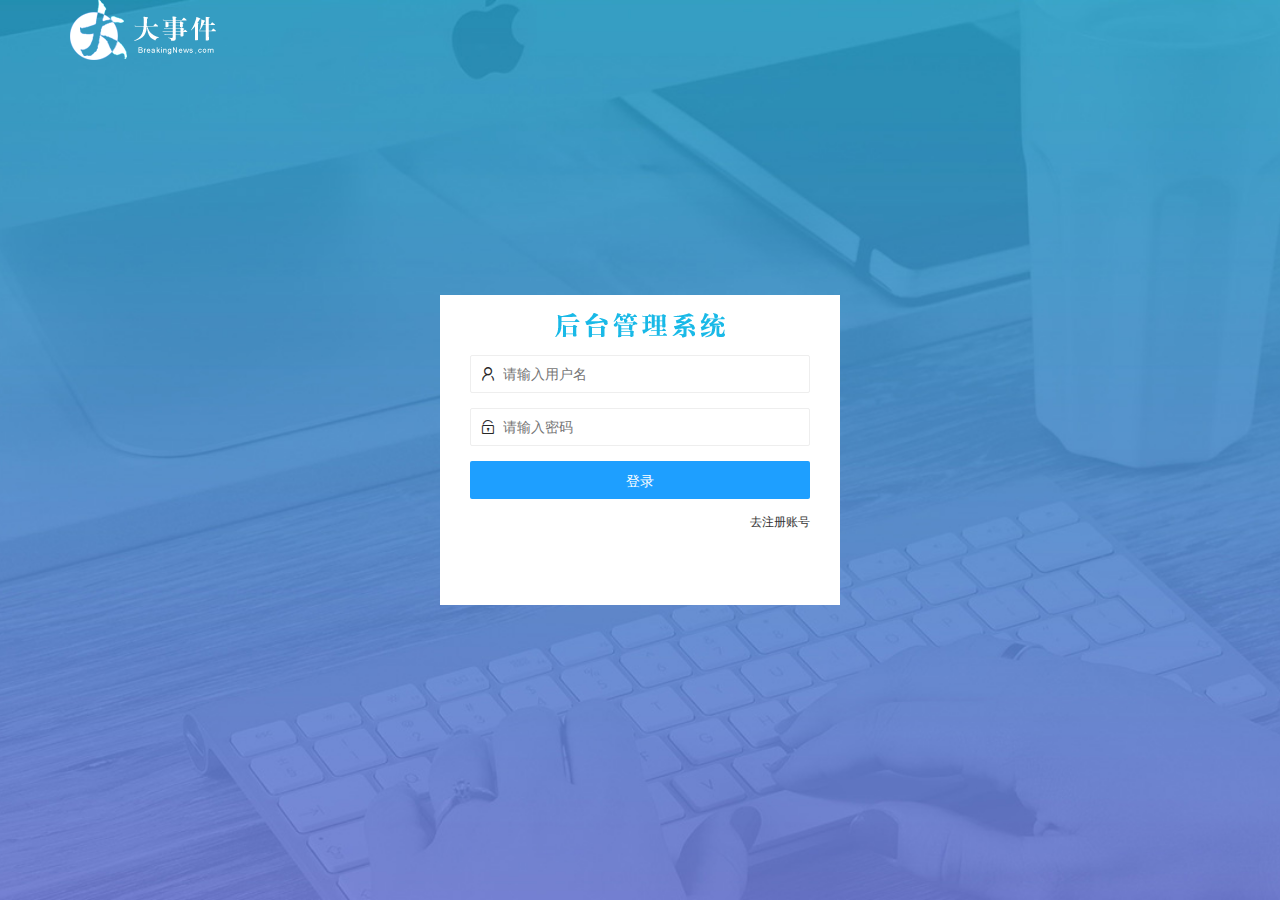
<file: login.html>
<!DOCTYPE html>
<html lang="en">

<head>
    <meta charset="UTF-8">
    <meta http-equiv="X-UA-Compatible" content="IE=edge">
    <meta name="viewport" content="width=device-width, initial-scale=1.0">
    <title>大事件-登录/注册</title>
    <link rel="stylesheet" href="./assets/lib/layui/css/layui.css">
    <link rel="stylesheet" href="./assets/css/login.css">

</head>

<body>
    <!-- 头部logo区域 -->
    <div class="layui-main">
        <img src="./assets/images/logo.png" alt="">
    </div>

    <!-- 登录注册区域 -->
    <div class="loginAndRegBox">
        <div class="title-box"></div>
        <!-- 登录 -->
        <div class="login-box">
            <!-- 登录的表单 -->
            <form class="layui-form" action="" id="form_login">
                <!-- 用户名 -->
                <div class="layui-form-item">
                    <i class="layui-icon layui-icon-username"></i> 
                    <input type="text" name="username" required lay-verify="required" placeholder="请输入用户名"
                        autocomplete="off" class="layui-input">
                </div>
                <!-- 密码 -->
                <div class="layui-form-item">
                    <i class="layui-icon layui-icon-password"></i> 
                    <input type="password" name="password" required lay-verify="required|pwd" placeholder="请输入密码"
                        autocomplete="off" class="layui-input">
                </div>
                <!-- 登录按钮 -->
                <div class="layui-form-item">
                    <!-- 表单提交按钮和普通按钮区别在于lay-submit属性 -->
                    <button class="layui-btn layui-btn-fluid layui-btn-normal" lay-submit>登录</button>
                </div>
                <div class="layui-form-item links">
                    <a href="javascript:;" id="link_reg">去注册账号</a>
                </div>
            </form>

        </div>
        <!-- 注册 -->
        <div class="reg-box">
            <!-- 注册的表单 -->
            <form class="layui-form" action="" id="form_reg">
                <!-- 用户名 -->
                <div class="layui-form-item">
                    <i class="layui-icon layui-icon-username"></i> 
                    <input type="text" name="username" required lay-verify="required" placeholder="请输入用户名"
                        autocomplete="off" class="layui-input">
                </div>
                <!-- 密码 -->
                <div class="layui-form-item">
                    <i class="layui-icon layui-icon-password"></i> 
                    <input type="password" name="password" required lay-verify="required|pwd" placeholder="请输入密码"
                        autocomplete="off" class="layui-input">
                </div>
                <!-- 确认密码 -->
                <div class="layui-form-item">
                    <i class="layui-icon layui-icon-password"></i> 
                    <input type="password" name="password" required lay-verify="required|pwd|repwd" placeholder="再次确认密码"
                        autocomplete="off" class="layui-input">
                </div>
                <!-- 登录按钮 -->
                <div class="layui-form-item">
                    <!-- 表单提交按钮和普通按钮区别在于lay-submit属性 -->
                    <button class="layui-btn layui-btn-fluid layui-btn-normal" lay-submit>注册</button>
                </div>
                <div class="layui-form-item links">
                    <a href="javascript:;" id="link_login">去登录</a>
                </div>
            </form>
        </div>
    </div>
    <!-- 导入layui的js文件 -->
    <script src="./assets/lib/layui/layui.js"></script>
    <!-- 导入jQuery -->
    <script src="./assets/lib/jquery.js"></script>
    <!-- 导入自己的js脚本 -->
    <!-- 自己封装的baseAPI js -->
    <script src="./assets/js/baseAPI.js"></script>
    <script src="./assets/js/login.js"></script>
</body>

</html>
</file>
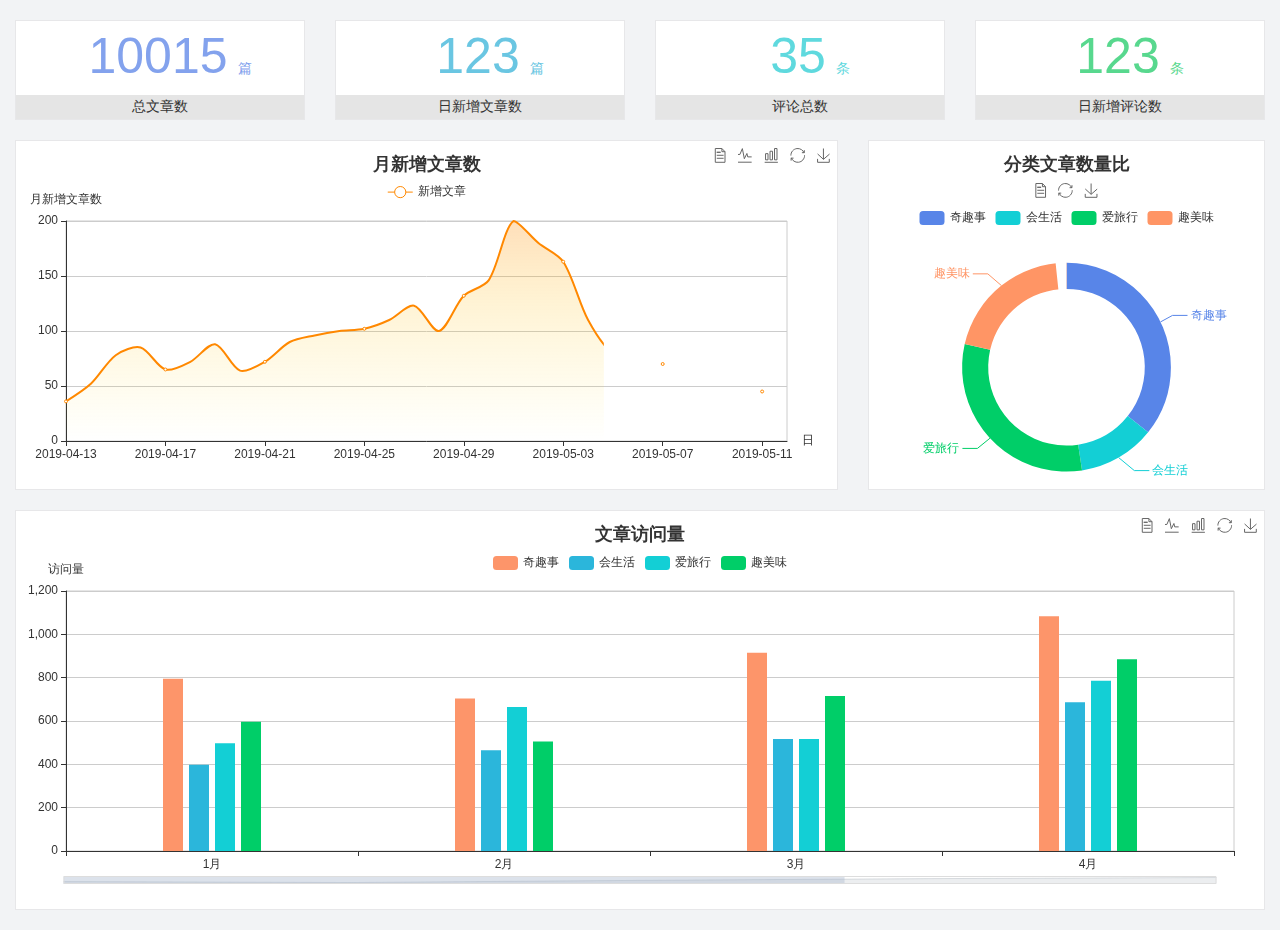
<file: home/dashboard.html>
<!DOCTYPE html>
<html lang="en">

<head>
  <meta charset="UTF-8">
  <meta name="viewport" content="width=device-width, initial-scale=1.0">
  <meta http-equiv="X-UA-Compatible" content="ie=edge">
  <title>图表统计</title>
  <link rel="stylesheet" href="../../assets/lib/bootstrap.css" />
  <link rel="stylesheet" href="../../assets/lib/main.css" />
  <script src="../../assets/lib/jquery.js"></script>
  <script type="text/javascript" src="../../assets/lib/echarts.min.js"></script>
</head>

<body>
  <div class="container-fluid">
    <div class="row spannel_list">
      <div class="col-sm-3 col-xs-6">
        <div class="spannel">
          <em>10015</em><span>篇</span>
          <b>总文章数</b>
        </div>
      </div>
      <div class="col-sm-3 col-xs-6">
        <div class="spannel scolor01">
          <em>123</em><span>篇</span>
          <b>日新增文章数</b>
        </div>
      </div>
      <div class="col-sm-3 col-xs-6">
        <div class="spannel scolor02">
          <em>35</em><span>条</span>
          <b>评论总数</b>
        </div>
      </div>
      <div class="col-sm-3 col-xs-6">
        <div class="spannel scolor03">
          <em>123</em><span>条</span>
          <b>日新增评论数</b>
        </div>
      </div>
    </div>
  </div>

  <div class="container-fluid">
    <div class="row curve-pie">
      <div class="col-lg-8 col-md-8">
        <div class="gragh_pannel" id="curve_show"></div>
      </div>
      <div class="col-lg-4 col-md-4">
        <div class="gragh_pannel" id="pie_show"></div>
      </div>
    </div>
  </div>

  <div class="container-fluid">
    <div class="column_pannel" id="column_show"></div>
  </div>

  <script>
    var oChart = echarts.init(document.getElementById('curve_show'));
    var aList_all = [
      { 'count': 36, 'date': '2019-04-13' },
      { 'count': 52, 'date': '2019-04-14' },
      { 'count': 78, 'date': '2019-04-15' },
      { 'count': 85, 'date': '2019-04-16' },
      { 'count': 65, 'date': '2019-04-17' },
      { 'count': 72, 'date': '2019-04-18' },
      { 'count': 88, 'date': '2019-04-19' },
      { 'count': 64, 'date': '2019-04-20' },
      { 'count': 72, 'date': '2019-04-21' },
      { 'count': 90, 'date': '2019-04-22' },
      { 'count': 96, 'date': '2019-04-23' },
      { 'count': 100, 'date': '2019-04-24' },
      { 'count': 102, 'date': '2019-04-25' },
      { 'count': 110, 'date': '2019-04-26' },
      { 'count': 123, 'date': '2019-04-27' },
      { 'count': 100, 'date': '2019-04-28' },
      { 'count': 132, 'date': '2019-04-29' },
      { 'count': 146, 'date': '2019-04-30' },
      { 'count': 200, 'date': '2019-05-01' },
      { 'count': 180, 'date': '2019-05-02' },
      { 'count': 163, 'date': '2019-05-03' },
      { 'count': 110, 'date': '2019-05-04' },
      { 'count': 80, 'date': '2019-05-05' },
      { 'count': 82, 'date': '2019-05-06' },
      { 'count': 70, 'date': '2019-05-07' },
      { 'count': 65, 'date': '2019-05-08' },
      { 'count': 54, 'date': '2019-05-09' },
      { 'count': 40, 'date': '2019-05-10' },
      { 'count': 45, 'date': '2019-05-11' },
      { 'count': 38, 'date': '2019-05-12' },
    ];

    let aCount = [];
    let aDate = [];

    for (var i = 0; i < aList_all.length; i++) {
      aCount.push(aList_all[i].count);
      aDate.push(aList_all[i].date);
    }

    var chartopt = {
      title: {
        text: '月新增文章数',
        left: 'center',
        top: '10'
      },
      tooltip: {
        trigger: 'axis'
      },
      legend: {
        data: ['新增文章'],
        top: '40'
      },
      toolbox: {
        show: true,
        feature: {
          mark: { show: true },
          dataView: { show: true, readOnly: false },
          magicType: { show: true, type: ['line', 'bar'] },
          restore: { show: true },
          saveAsImage: { show: true }
        }
      },
      calculable: true,
      xAxis: [
        {
          name: '日',
          type: 'category',
          boundaryGap: false,
          data: aDate
        }
      ],
      yAxis: [
        {
          name: '月新增文章数',
          type: 'value'
        }
      ],
      series: [
        {
          name: '新增文章',
          type: 'line',
          smooth: true,
          itemStyle: { normal: { areaStyle: { type: 'default' }, color: '#f80' }, lineStyle: { color: '#f80' } },
          data: aCount
        }],
      areaStyle: {
        normal: {
          color: new echarts.graphic.LinearGradient(0, 0, 0, 1, [{
            offset: 0,
            color: 'rgba(255,136,0,0.39)'
          }, {
            offset: .34,
            color: 'rgba(255,180,0,0.25)'
          }, {
            offset: 1,
            color: 'rgba(255,222,0,0.00)'
          }])

        }
      },
      grid: {
        show: true,
        x: 50,
        x2: 50,
        y: 80,
        height: 220
      }
    };

    oChart.setOption(chartopt);


    var oPie = echarts.init(document.getElementById('pie_show'));
    var oPieopt =
    {
      title: {
        top: 10,
        text: '分类文章数量比',
        x: 'center'
      },
      tooltip: {
        trigger: 'item',
        formatter: "{a} <br/>{b} : {c} ({d}%)"
      },
      color: ['#5885e8', '#13cfd5', '#00ce68', '#ff9565'],
      legend: {
        x: 'center',
        top: 65,
        data: ['奇趣事', '会生活', '爱旅行', '趣美味']
      },
      toolbox: {
        show: true,
        x: 'center',
        top: 35,
        feature: {
          mark: { show: true },
          dataView: { show: true, readOnly: false },
          magicType: {
            show: true,
            type: ['pie', 'funnel'],
            option: {
              funnel: {
                x: '25%',
                width: '50%',
                funnelAlign: 'left',
                max: 1548
              }
            }
          },
          restore: { show: true },
          saveAsImage: { show: true }
        }
      },
      calculable: true,
      series: [
        {
          name: '访问来源',
          type: 'pie',
          radius: ['45%', '60%'],
          center: ['50%', '65%'],
          data: [
            { value: 300, name: '奇趣事' },
            { value: 100, name: '会生活' },
            { value: 260, name: '爱旅行' },
            { value: 180, name: '趣美味' }
          ]
        }
      ]
    };
    oPie.setOption(oPieopt);



    var oColumn = this.echarts.init(document.getElementById('column_show'));
    var oColumnopt =
    {
      title: {
        text: '文章访问量',
        left: 'center',
        top: '10'
      },
      tooltip: {
        trigger: 'axis'
      },
      legend: {
        data: ['奇趣事', '会生活', '爱旅行', '趣美味'],
        top: '40'
      },
      toolbox: {
        show: true,
        feature: {
          mark: { show: true },
          dataView: { show: true, readOnly: false },
          magicType: { show: true, type: ['line', 'bar'] },
          restore: { show: true },
          saveAsImage: { show: true }
        }
      },
      calculable: true,
      xAxis: [
        {
          type: 'category',
          data: ['1月', '2月', '3月', '4月', '5月']
        }
      ],
      yAxis: [
        {
          name: '访问量',
          type: 'value'
        }
      ],
      series: [
        {
          name: '奇趣事',
          type: 'bar',
          barWidth: 20,
          itemStyle: {
            normal: { areaStyle: { type: 'default' }, color: '#fd956a' }
          },
          data: [800, 708, 920, 1090, 1200]
        },
        {
          name: '会生活',
          type: 'bar',
          barWidth: 20,
          itemStyle: {
            normal: { areaStyle: { type: 'default' }, color: '#2bb6db' }
          },
          data: [400, 468, 520, 690, 800]
        },
        {
          name: '爱旅行',
          type: 'bar',
          barWidth: 20,
          itemStyle: {
            normal: { areaStyle: { type: 'default' }, color: '#13cfd5' }
          },
          data: [500, 668, 520, 790, 900]
        },
        {
          name: '趣美味',
          type: 'bar',
          barWidth: 20,
          itemStyle: {
            normal: { areaStyle: { type: 'default' }, color: '#00ce68' }
          },
          data: [600, 508, 720, 890, 1000]
        }
      ],
      grid: {
        show: true,
        x: 50,
        x2: 30,
        y: 80,
        height: 260
      },
      dataZoom: [//给x轴设置滚动条
        {
          start: 0,//默认为0
          end: 100 - 1000 / 31,//默认为100
          type: 'slider',
          show: true,
          xAxisIndex: [0],
          handleSize: 0,//滑动条的 左右2个滑动条的大小
          height: 8,//组件高度
          left: 45, //左边的距离
          right: 50,//右边的距离
          bottom: 26,//右边的距离
          handleColor: '#ddd',//h滑动图标的颜色
          handleStyle: {
            borderColor: "#cacaca",
            borderWidth: "1",
            shadowBlur: 2,
            background: "#ddd",
            shadowColor: "#ddd",
          }
        }]
    };
    oColumn.setOption(oColumnopt);
  </script>
</body>

</html>
</file>
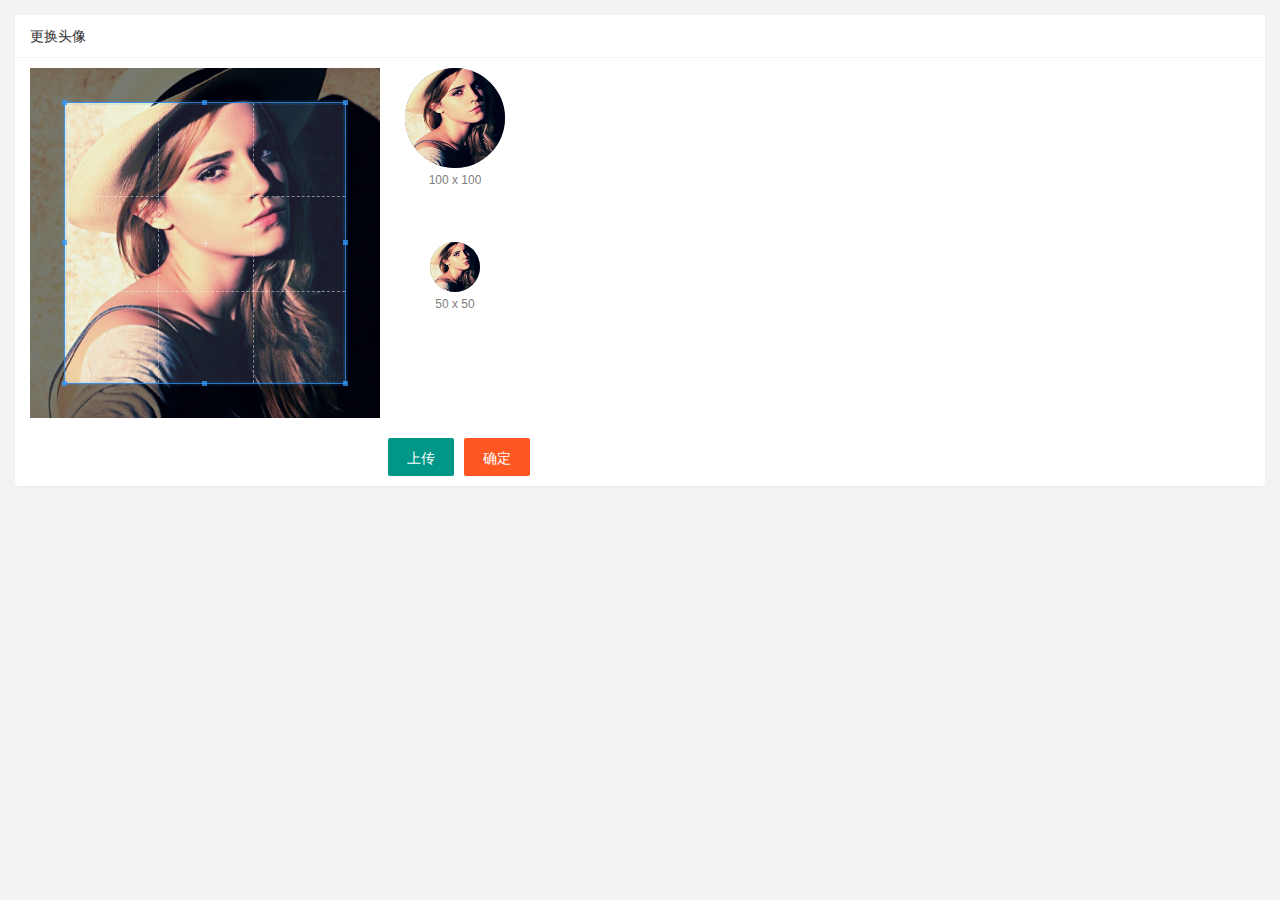
<file: user/user_avatar.html>
<!DOCTYPE html>
<html lang="en">

<head>
    <meta charset="UTF-8">
    <meta http-equiv="X-UA-Compatible" content="IE=edge">
    <meta name="viewport" content="width=device-width, initial-scale=1.0">
    <title>大事件-更换头像</title>
    <link rel="stylesheet" href="../assets/lib/layui/css/layui.css">
    <link rel="stylesheet" href="../assets/lib/cropper/cropper.css">
    <link rel="stylesheet" href="../assets/css/user_avatar.css">
</head>

<body>
    <div class="layui-card">
        <div class="layui-card-header">更换头像</div>
        <div class="layui-card-body">
            <!-- 第一行的图片裁剪和预览区域 -->
            <div class="row1">
                <!-- 图片裁剪区域 -->
                <div class="cropper-box">
                    <!-- 这个 img 标签很重要，将来会把它初始化为裁剪区域 -->
                    <img id="image" src="/assets/images/sample.jpg" />
                </div>
                <!-- 图片的预览区域 -->
                <div class="preview-box">
                    <div>
                        <!-- 宽高为 100px 的预览区域 -->
                        <div class="img-preview w100"></div>
                        <p class="size">100 x 100</p>
                    </div>
                    <div>
                        <!-- 宽高为 50px 的预览区域 -->
                        <div class="img-preview w50"></div>
                        <p class="size">50 x 50</p>
                    </div>
                </div>
            </div>

            <!-- 第二行的按钮区域 -->
            <div class="row2">
                <!-- 通过accept可以指定，允许用户选择什么类型的文件 -->
                <input type="file" name="" id="file" accept="image/png,image/jpeg">
                <button type="button" class="layui-btn" id="btnChooseImage">上传</button>
                <button type="button" class="layui-btn layui-btn-danger" id="btnUpload">确定</button>
            </div>
        </div>
    </div>
    <script src="../assets/lib/jquery.js"></script>
    <script src="../assets/lib/layui/layui.js"></script>
    <script src="../assets/lib/cropper/Cropper.js"></script>
    <script src="../assets/lib/cropper/jquery-cropper.js"></script>
    <script src="../assets/js/baseAPI.js"></script>
    <script src="../assets/js/user/user_avatar.js"></script>
</body>

</html>
</file>
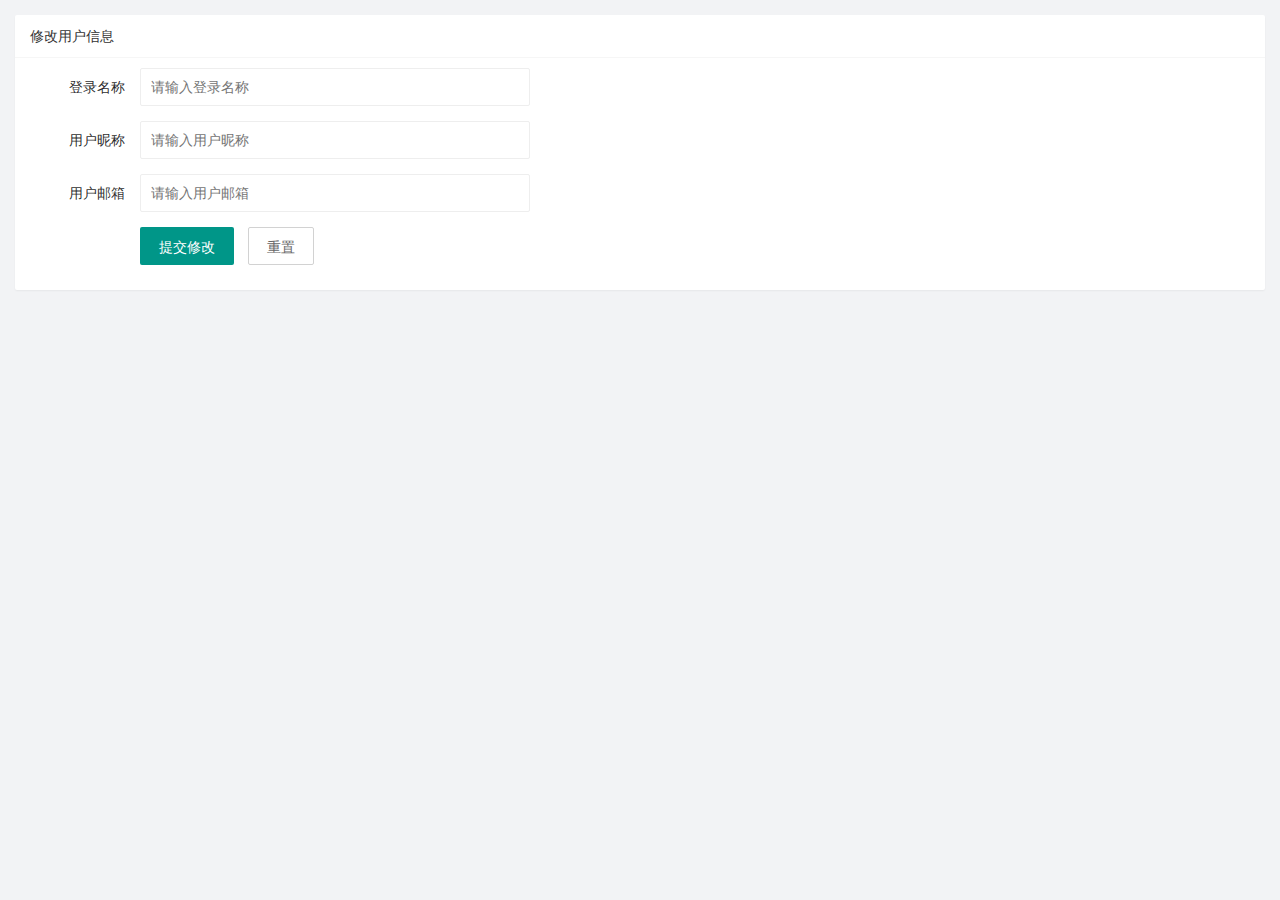
<file: user/user_info.html>
<!DOCTYPE html>
<html lang="en">

<head>
    <meta charset="UTF-8">
    <meta http-equiv="X-UA-Compatible" content="IE=edge">
    <meta name="viewport" content="width=device-width, initial-scale=1.0">
    <title>大事件-个人信息</title>
    <link rel="stylesheet" href="../assets/lib/layui/css/layui.css">
    <link rel="stylesheet" href="../assets/css/user_info.css">
</head>

<body>
    <!-- 卡片区域 -->
    <div class="layui-card">
        <div class="layui-card-header">修改用户信息</div>
        <div class="layui-card-body">
            <form class="layui-form" action="" lay-filter="formUserInfo">
                <!-- 隐藏域提交id -->
                <input type="hidden" name="id">
                <div class="layui-form-item">
                    <label class="layui-form-label">登录名称</label>
                    <div class="layui-input-block">
                        <input type="text" name="username" required lay-verify="required" placeholder="请输入登录名称"
                            autocomplete="off" class="layui-input" readonly>
                    </div>
                </div>
                <div class="layui-form-item">
                    <label class="layui-form-label">用户昵称</label>
                    <div class="layui-input-block">
                        <input type="text" name="nickname" required lay-verify="required|nickname" placeholder="请输入用户昵称"
                            autocomplete="off" class="layui-input">
                    </div>
                </div>
                <div class="layui-form-item">
                    <label class="layui-form-label">用户邮箱</label>
                    <div class="layui-input-block">
                        <input type="text" name="email" required lay-verify="required|email" placeholder="请输入用户邮箱"
                            autocomplete="off" class="layui-input">
                    </div>
                </div>
                <div class="layui-form-item">
                    <div class="layui-input-block">
                      <button class="layui-btn" lay-submit lay-filter="formDemo">提交修改</button>
                      <button type="reset" class="layui-btn layui-btn-primary" id="btnReset">重置</button>
                    </div>
                  </div>
            </form>
        </div>
    </div>
    <!-- 导入layui的js文件 -->
    <script src="../assets/lib/layui/layui.js"></script>
    <!-- 导入jQuery -->
    <script src="../assets/lib/jquery.js"></script>
    <!-- 自己封装的baseAPI js -->
    <script src="../assets/js/baseAPI.js"></script>
    <!-- 导入自己的js脚本 -->
    <script src="../assets/js/user/user_info.js"></script>
</body>

</html>
</file>
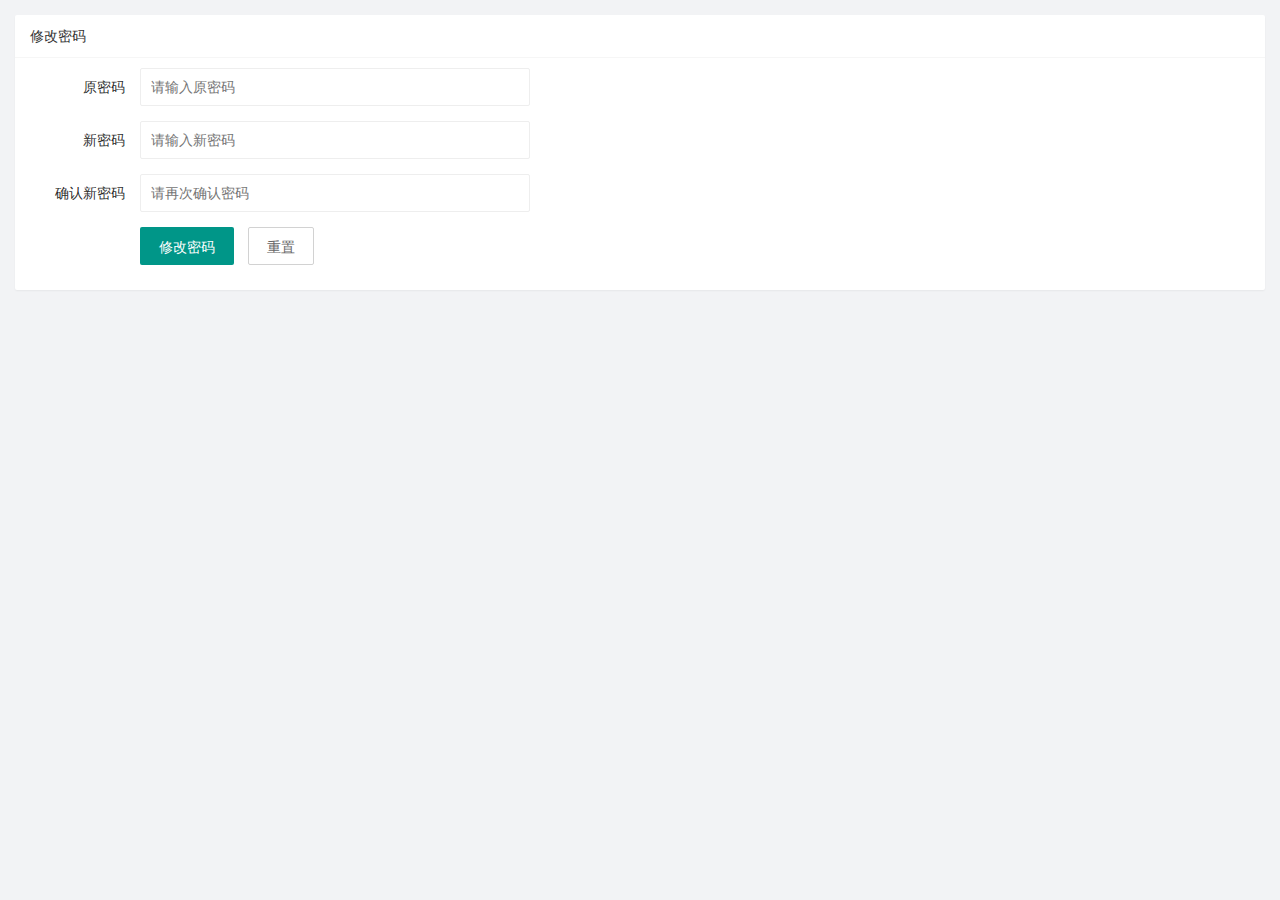
<file: user/user_pwd.html>
<!DOCTYPE html>
<html lang="en">

<head>
    <meta charset="UTF-8">
    <meta http-equiv="X-UA-Compatible" content="IE=edge">
    <meta name="viewport" content="width=device-width, initial-scale=1.0">
    <title>大事件-修改密码</title>
    <link rel="stylesheet" href="../assets/lib/layui/css/layui.css">
    <link rel="stylesheet" href="../assets/css/user_pwd.css">
</head>

<body>
    <!-- 卡片视图 -->
    <div class="layui-card">
        <div class="layui-card-header">修改密码</div>
        <div class="layui-card-body">
            <form class="layui-form" action="">
                <div class="layui-form-item">
                    <label class="layui-form-label">原密码</label>
                    <div class="layui-input-block">
                        <input type="password" name="oldPwd" required lay-verify="required|pwd" placeholder="请输入原密码"
                            autocomplete="off" class="layui-input">
                    </div>
                </div>
                <div class="layui-form-item">
                    <label class="layui-form-label">新密码</label>
                    <div class="layui-input-block">
                        <input type="password" name="newPwd" required lay-verify="required|pwd|samePwd" placeholder="请输入新密码"
                            autocomplete="off" class="layui-input">
                    </div>
                </div>
                <div class="layui-form-item">
                    <label class="layui-form-label">确认新密码</label>
                    <div class="layui-input-block">
                        <input type="password" name="confirmPwd" required lay-verify="required|pwd|rePwd" placeholder="请再次确认密码"
                            autocomplete="off" class="layui-input">
                    </div>
                </div>
                <div class="layui-form-item">
                    <div class="layui-input-block">
                      <button class="layui-btn" lay-submit lay-filter="formDemo">修改密码</button>
                      <button type="reset" class="layui-btn layui-btn-primary">重置</button>
                    </div>
                  </div>
            </form>
        </div>
    </div>

    <!-- 导入layui的js文件 -->
    <script src="../assets/lib/layui/layui.js"></script>
    <!-- 导入jQuery -->
    <script src="../assets/lib/jquery.js"></script>
    <!-- 自己封装的baseAPI js -->
    <script src="../assets/js/baseAPI.js"></script>
    <!-- 导入自己的js脚本 -->
    <script src="../assets/js/user/user_pwd.js"></script>
</body>

</html>
</file>
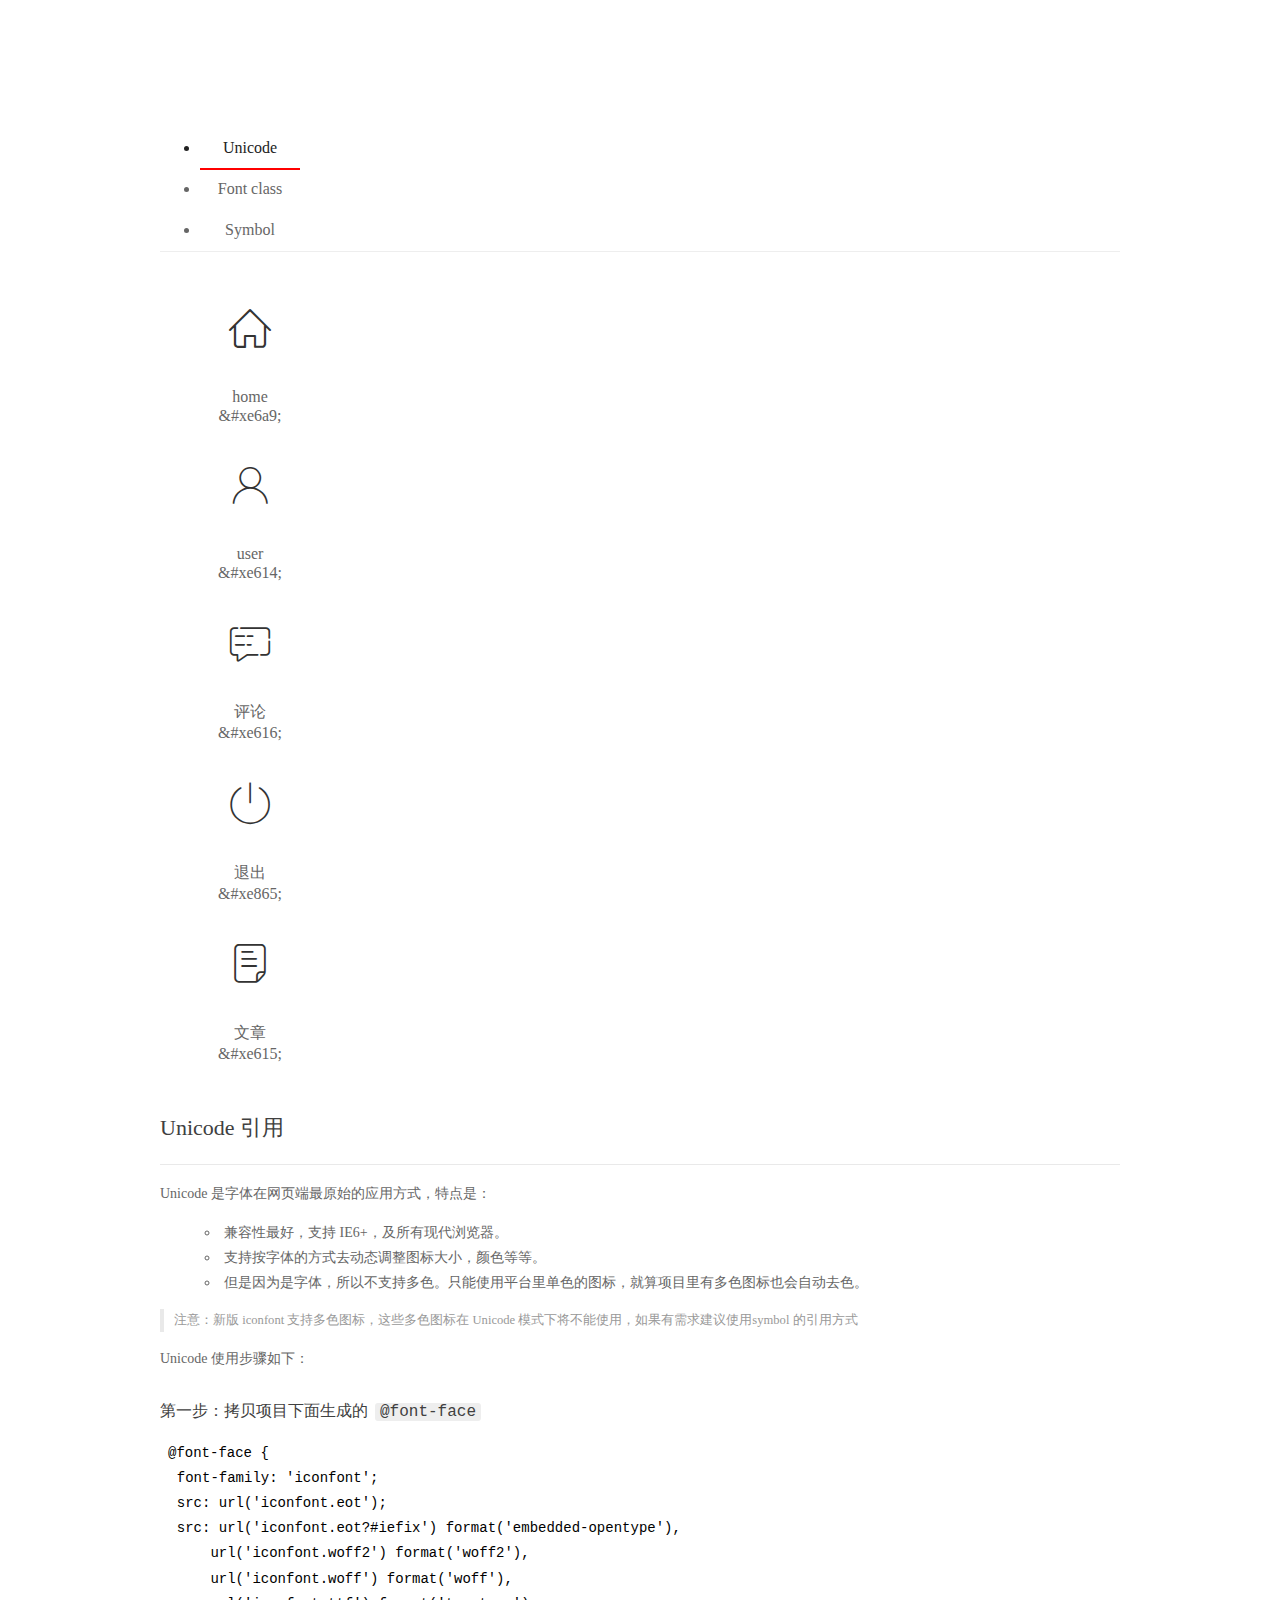
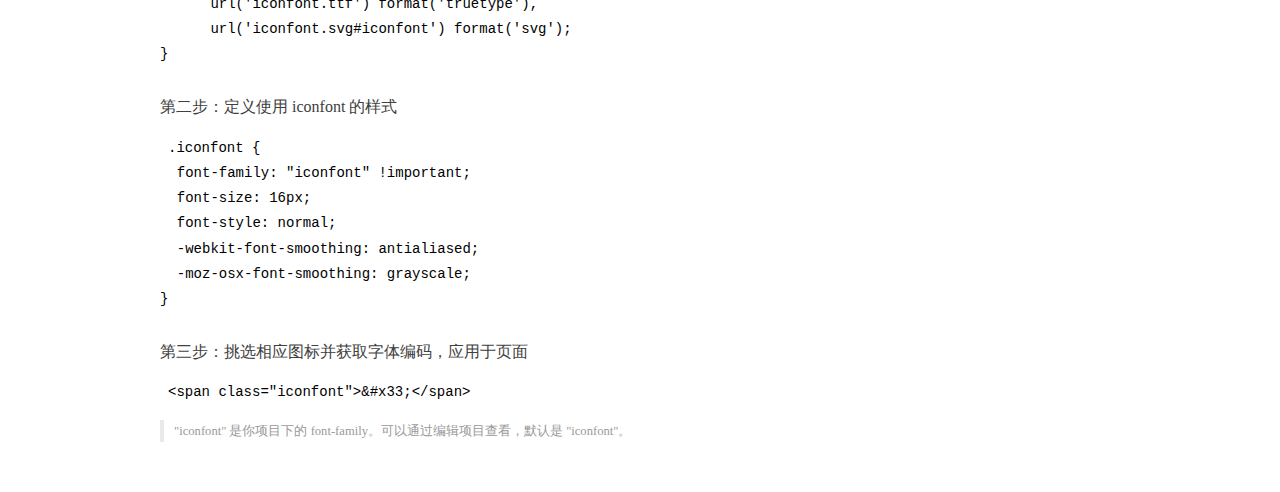
<file: assets/fonts/demo_index.html>
<!DOCTYPE html>
<html>
<head>
  <meta charset="utf-8"/>
  <title>IconFont Demo</title>
  <link rel="shortcut icon" href="https://gtms04.alicdn.com/tps/i4/TB1_oz6GVXXXXaFXpXXJDFnIXXX-64-64.ico" type="image/x-icon"/>
  <link rel="stylesheet" href="https://g.alicdn.com/thx/cube/1.3.2/cube.min.css">
  <link rel="stylesheet" href="demo.css">
  <link rel="stylesheet" href="iconfont.css">
  <script src="iconfont.js"></script>
  <!-- jQuery -->
  <script src="https://a1.alicdn.com/oss/uploads/2018/12/26/7bfddb60-08e8-11e9-9b04-53e73bb6408b.js"></script>
  <!-- 代码高亮 -->
  <script src="https://a1.alicdn.com/oss/uploads/2018/12/26/a3f714d0-08e6-11e9-8a15-ebf944d7534c.js"></script>
</head>
<body>
  <div class="main">
    <h1 class="logo"><a href="https://www.iconfont.cn/" title="iconfont 首页" target="_blank">&#xe86b;</a></h1>
    <div class="nav-tabs">
      <ul id="tabs" class="dib-box">
        <li class="dib active"><span>Unicode</span></li>
        <li class="dib"><span>Font class</span></li>
        <li class="dib"><span>Symbol</span></li>
      </ul>
      
    </div>
    <div class="tab-container">
      <div class="content unicode" style="display: block;">
          <ul class="icon_lists dib-box">
          
            <li class="dib">
              <span class="icon iconfont">&#xe6a9;</span>
                <div class="name">home</div>
                <div class="code-name">&amp;#xe6a9;</div>
              </li>
          
            <li class="dib">
              <span class="icon iconfont">&#xe614;</span>
                <div class="name">user</div>
                <div class="code-name">&amp;#xe614;</div>
              </li>
          
            <li class="dib">
              <span class="icon iconfont">&#xe616;</span>
                <div class="name">评论</div>
                <div class="code-name">&amp;#xe616;</div>
              </li>
          
            <li class="dib">
              <span class="icon iconfont">&#xe865;</span>
                <div class="name">退出</div>
                <div class="code-name">&amp;#xe865;</div>
              </li>
          
            <li class="dib">
              <span class="icon iconfont">&#xe615;</span>
                <div class="name">文章</div>
                <div class="code-name">&amp;#xe615;</div>
              </li>
          
          </ul>
          <div class="article markdown">
          <h2 id="unicode-">Unicode 引用</h2>
          <hr>

          <p>Unicode 是字体在网页端最原始的应用方式，特点是：</p>
          <ul>
            <li>兼容性最好，支持 IE6+，及所有现代浏览器。</li>
            <li>支持按字体的方式去动态调整图标大小，颜色等等。</li>
            <li>但是因为是字体，所以不支持多色。只能使用平台里单色的图标，就算项目里有多色图标也会自动去色。</li>
          </ul>
          <blockquote>
            <p>注意：新版 iconfont 支持多色图标，这些多色图标在 Unicode 模式下将不能使用，如果有需求建议使用symbol 的引用方式</p>
          </blockquote>
          <p>Unicode 使用步骤如下：</p>
          <h3 id="-font-face">第一步：拷贝项目下面生成的 <code>@font-face</code></h3>
<pre><code class="language-css"
>@font-face {
  font-family: 'iconfont';
  src: url('iconfont.eot');
  src: url('iconfont.eot?#iefix') format('embedded-opentype'),
      url('iconfont.woff2') format('woff2'),
      url('iconfont.woff') format('woff'),
      url('iconfont.ttf') format('truetype'),
      url('iconfont.svg#iconfont') format('svg');
}
</code></pre>
          <h3 id="-iconfont-">第二步：定义使用 iconfont 的样式</h3>
<pre><code class="language-css"
>.iconfont {
  font-family: "iconfont" !important;
  font-size: 16px;
  font-style: normal;
  -webkit-font-smoothing: antialiased;
  -moz-osx-font-smoothing: grayscale;
}
</code></pre>
          <h3 id="-">第三步：挑选相应图标并获取字体编码，应用于页面</h3>
<pre>
<code class="language-html"
>&lt;span class="iconfont"&gt;&amp;#x33;&lt;/span&gt;
</code></pre>
          <blockquote>
            <p>"iconfont" 是你项目下的 font-family。可以通过编辑项目查看，默认是 "iconfont"。</p>
          </blockquote>
          </div>
      </div>
      <div class="content font-class">
        <ul class="icon_lists dib-box">
          
          <li class="dib">
            <span class="icon iconfont icon-home"></span>
            <div class="name">
              home
            </div>
            <div class="code-name">.icon-home
            </div>
          </li>
          
          <li class="dib">
            <span class="icon iconfont icon-user"></span>
            <div class="name">
              user
            </div>
            <div class="code-name">.icon-user
            </div>
          </li>
          
          <li class="dib">
            <span class="icon iconfont icon-pinglun"></span>
            <div class="name">
              评论
            </div>
            <div class="code-name">.icon-pinglun
            </div>
          </li>
          
          <li class="dib">
            <span class="icon iconfont icon-tuichu"></span>
            <div class="name">
              退出
            </div>
            <div class="code-name">.icon-tuichu
            </div>
          </li>
          
          <li class="dib">
            <span class="icon iconfont icon-16"></span>
            <div class="name">
              文章
            </div>
            <div class="code-name">.icon-16
            </div>
          </li>
          
        </ul>
        <div class="article markdown">
        <h2 id="font-class-">font-class 引用</h2>
        <hr>

        <p>font-class 是 Unicode 使用方式的一种变种，主要是解决 Unicode 书写不直观，语意不明确的问题。</p>
        <p>与 Unicode 使用方式相比，具有如下特点：</p>
        <ul>
          <li>兼容性良好，支持 IE8+，及所有现代浏览器。</li>
          <li>相比于 Unicode 语意明确，书写更直观。可以很容易分辨这个 icon 是什么。</li>
          <li>因为使用 class 来定义图标，所以当要替换图标时，只需要修改 class 里面的 Unicode 引用。</li>
          <li>不过因为本质上还是使用的字体，所以多色图标还是不支持的。</li>
        </ul>
        <p>使用步骤如下：</p>
        <h3 id="-fontclass-">第一步：引入项目下面生成的 fontclass 代码：</h3>
<pre><code class="language-html">&lt;link rel="stylesheet" href="./iconfont.css"&gt;
</code></pre>
        <h3 id="-">第二步：挑选相应图标并获取类名，应用于页面：</h3>
<pre><code class="language-html">&lt;span class="iconfont icon-xxx"&gt;&lt;/span&gt;
</code></pre>
        <blockquote>
          <p>"
            iconfont" 是你项目下的 font-family。可以通过编辑项目查看，默认是 "iconfont"。</p>
        </blockquote>
      </div>
      </div>
      <div class="content symbol">
          <ul class="icon_lists dib-box">
          
            <li class="dib">
                <svg class="icon svg-icon" aria-hidden="true">
                  <use xlink:href="#icon-home"></use>
                </svg>
                <div class="name">home</div>
                <div class="code-name">#icon-home</div>
            </li>
          
            <li class="dib">
                <svg class="icon svg-icon" aria-hidden="true">
                  <use xlink:href="#icon-user"></use>
                </svg>
                <div class="name">user</div>
                <div class="code-name">#icon-user</div>
            </li>
          
            <li class="dib">
                <svg class="icon svg-icon" aria-hidden="true">
                  <use xlink:href="#icon-pinglun"></use>
                </svg>
                <div class="name">评论</div>
                <div class="code-name">#icon-pinglun</div>
            </li>
          
            <li class="dib">
                <svg class="icon svg-icon" aria-hidden="true">
                  <use xlink:href="#icon-tuichu"></use>
                </svg>
                <div class="name">退出</div>
                <div class="code-name">#icon-tuichu</div>
            </li>
          
            <li class="dib">
                <svg class="icon svg-icon" aria-hidden="true">
                  <use xlink:href="#icon-16"></use>
                </svg>
                <div class="name">文章</div>
                <div class="code-name">#icon-16</div>
            </li>
          
          </ul>
          <div class="article markdown">
          <h2 id="symbol-">Symbol 引用</h2>
          <hr>

          <p>这是一种全新的使用方式，应该说这才是未来的主流，也是平台目前推荐的用法。相关介绍可以参考这篇<a href="">文章</a>
            这种用法其实是做了一个 SVG 的集合，与另外两种相比具有如下特点：</p>
          <ul>
            <li>支持多色图标了，不再受单色限制。</li>
            <li>通过一些技巧，支持像字体那样，通过 <code>font-size</code>, <code>color</code> 来调整样式。</li>
            <li>兼容性较差，支持 IE9+，及现代浏览器。</li>
            <li>浏览器渲染 SVG 的性能一般，还不如 png。</li>
          </ul>
          <p>使用步骤如下：</p>
          <h3 id="-symbol-">第一步：引入项目下面生成的 symbol 代码：</h3>
<pre><code class="language-html">&lt;script src="./iconfont.js"&gt;&lt;/script&gt;
</code></pre>
          <h3 id="-css-">第二步：加入通用 CSS 代码（引入一次就行）：</h3>
<pre><code class="language-html">&lt;style&gt;
.icon {
  width: 1em;
  height: 1em;
  vertical-align: -0.15em;
  fill: currentColor;
  overflow: hidden;
}
&lt;/style&gt;
</code></pre>
          <h3 id="-">第三步：挑选相应图标并获取类名，应用于页面：</h3>
<pre><code class="language-html">&lt;svg class="icon" aria-hidden="true"&gt;
  &lt;use xlink:href="#icon-xxx"&gt;&lt;/use&gt;
&lt;/svg&gt;
</code></pre>
          </div>
      </div>

    </div>
  </div>
  <script>
  $(document).ready(function () {
      $('.tab-container .content:first').show()

      $('#tabs li').click(function (e) {
        var tabContent = $('.tab-container .content')
        var index = $(this).index()

        if ($(this).hasClass('active')) {
          return
        } else {
          $('#tabs li').removeClass('active')
          $(this).addClass('active')

          tabContent.hide().eq(index).fadeIn()
        }
      })
    })
  </script>
</body>
</html>
</file>
<file: assets/lib/layui/css/layui.css>
.layui-inline,img{display:inline-block;vertical-align:middle}h1,h2,h3,h4,h5,h6{font-weight:400}a,body{color:#333}.layui-edge,.layui-header,.layui-inline,.layui-main{position:relative}.layui-edge,hr{height:0;overflow:hidden}.layui-layout-body,.layui-side,.layui-side-scroll{overflow-x:hidden}.layui-edge,.layui-elip,hr{overflow:hidden}.layui-btn,.layui-edge,.layui-inline,img{vertical-align:middle}.layui-btn,.layui-disabled,.layui-icon,.layui-unselect{-moz-user-select:none;-webkit-user-select:none;-ms-user-select:none}blockquote,body,button,dd,div,dl,dt,form,h1,h2,h3,h4,h5,h6,input,li,ol,p,pre,td,textarea,th,ul{margin:0;padding:0;-webkit-tap-highlight-color:rgba(0,0,0,0)}a:active,a:hover{outline:0}img{border:none}li{list-style:none}table{border-collapse:collapse;border-spacing:0}h4,h5,h6{font-size:100%}button,input,optgroup,option,select,textarea{font-family:inherit;font-size:inherit;font-style:inherit;font-weight:inherit;outline:0}pre{white-space:pre-wrap;white-space:-moz-pre-wrap;white-space:-pre-wrap;white-space:-o-pre-wrap;word-wrap:break-word}body{line-height:1.6;color:rgba(0,0,0,.85);font:14px Helvetica Neue,Helvetica,PingFang SC,Tahoma,Arial,sans-serif}hr{line-height:0;margin:10px 0;padding:0;border:none!important;border-bottom:1px solid #eee!important;clear:both;background:0 0}a{text-decoration:none}a:hover{color:#777}a cite{font-style:normal;*cursor:pointer}.layui-border-box,.layui-border-box *{box-sizing:border-box}.layui-box,.layui-box *{box-sizing:content-box}.layui-clear{clear:both;*zoom:1}.layui-clear:after{content:'\20';clear:both;*zoom:1;display:block;height:0}.layui-inline{*display:inline;*zoom:1}.layui-btn,.layui-btn-group,.layui-edge{display:inline-block}.layui-edge{width:0;border-width:6px;border-style:dashed;border-color:transparent}.layui-edge-top{top:-4px;border-bottom-color:#999;border-bottom-style:solid}.layui-edge-right{border-left-color:#999;border-left-style:solid}.layui-edge-bottom{top:2px;border-top-color:#999;border-top-style:solid}.layui-edge-left{border-right-color:#999;border-right-style:solid}.layui-elip{text-overflow:ellipsis;white-space:nowrap}.layui-disabled,.layui-disabled:hover{color:#d2d2d2!important;cursor:not-allowed!important}.layui-circle{border-radius:100%}.layui-show{display:block!important}.layui-hide{display:none!important}.layui-show-v{visibility:visible!important}.layui-hide-v{visibility:hidden!important}@font-face{font-family:layui-icon;src:url(../font/iconfont.eot?v=256);src:url(../font/iconfont.eot?v=256#iefix) format('embedded-opentype'),url(../font/iconfont.woff2?v=256) format('woff2'),url(../font/iconfont.woff?v=256) format('woff'),url(../font/iconfont.ttf?v=256) format('truetype'),url(../font/iconfont.svg?v=256#layui-icon) format('svg')}.layui-icon{font-family:layui-icon!important;font-size:16px;font-style:normal;-webkit-font-smoothing:antialiased;-moz-osx-font-smoothing:grayscale}.layui-icon-reply-fill:before{content:"\e611"}.layui-icon-set-fill:before{content:"\e614"}.layui-icon-menu-fill:before{content:"\e60f"}.layui-icon-search:before{content:"\e615"}.layui-icon-share:before{content:"\e641"}.layui-icon-set-sm:before{content:"\e620"}.layui-icon-engine:before{content:"\e628"}.layui-icon-close:before{content:"\1006"}.layui-icon-close-fill:before{content:"\1007"}.layui-icon-chart-screen:before{content:"\e629"}.layui-icon-star:before{content:"\e600"}.layui-icon-circle-dot:before{content:"\e617"}.layui-icon-chat:before{content:"\e606"}.layui-icon-release:before{content:"\e609"}.layui-icon-list:before{content:"\e60a"}.layui-icon-chart:before{content:"\e62c"}.layui-icon-ok-circle:before{content:"\1005"}.layui-icon-layim-theme:before{content:"\e61b"}.layui-icon-table:before{content:"\e62d"}.layui-icon-right:before{content:"\e602"}.layui-icon-left:before{content:"\e603"}.layui-icon-cart-simple:before{content:"\e698"}.layui-icon-face-cry:before{content:"\e69c"}.layui-icon-face-smile:before{content:"\e6af"}.layui-icon-survey:before{content:"\e6b2"}.layui-icon-tree:before{content:"\e62e"}.layui-icon-ie:before{content:"\e7bb"}.layui-icon-upload-circle:before{content:"\e62f"}.layui-icon-add-circle:before{content:"\e61f"}.layui-icon-download-circle:before{content:"\e601"}.layui-icon-templeate-1:before{content:"\e630"}.layui-icon-util:before{content:"\e631"}.layui-icon-face-surprised:before{content:"\e664"}.layui-icon-edit:before{content:"\e642"}.layui-icon-speaker:before{content:"\e645"}.layui-icon-down:before{content:"\e61a"}.layui-icon-file:before{content:"\e621"}.layui-icon-layouts:before{content:"\e632"}.layui-icon-rate-half:before{content:"\e6c9"}.layui-icon-add-circle-fine:before{content:"\e608"}.layui-icon-prev-circle:before{content:"\e633"}.layui-icon-read:before{content:"\e705"}.layui-icon-404:before{content:"\e61c"}.layui-icon-carousel:before{content:"\e634"}.layui-icon-help:before{content:"\e607"}.layui-icon-code-circle:before{content:"\e635"}.layui-icon-windows:before{content:"\e67f"}.layui-icon-water:before{content:"\e636"}.layui-icon-username:before{content:"\e66f"}.layui-icon-find-fill:before{content:"\e670"}.layui-icon-about:before{content:"\e60b"}.layui-icon-location:before{content:"\e715"}.layui-icon-up:before{content:"\e619"}.layui-icon-pause:before{content:"\e651"}.layui-icon-date:before{content:"\e637"}.layui-icon-layim-uploadfile:before{content:"\e61d"}.layui-icon-delete:before{content:"\e640"}.layui-icon-play:before{content:"\e652"}.layui-icon-top:before{content:"\e604"}.layui-icon-firefox:before{content:"\e686"}.layui-icon-friends:before{content:"\e612"}.layui-icon-refresh-3:before{content:"\e9aa"}.layui-icon-ok:before{content:"\e605"}.layui-icon-layer:before{content:"\e638"}.layui-icon-face-smile-fine:before{content:"\e60c"}.layui-icon-dollar:before{content:"\e659"}.layui-icon-group:before{content:"\e613"}.layui-icon-layim-download:before{content:"\e61e"}.layui-icon-picture-fine:before{content:"\e60d"}.layui-icon-link:before{content:"\e64c"}.layui-icon-diamond:before{content:"\e735"}.layui-icon-log:before{content:"\e60e"}.layui-icon-key:before{content:"\e683"}.layui-icon-rate-solid:before{content:"\e67a"}.layui-icon-fonts-del:before{content:"\e64f"}.layui-icon-unlink:before{content:"\e64d"}.layui-icon-fonts-clear:before{content:"\e639"}.layui-icon-triangle-r:before{content:"\e623"}.layui-icon-circle:before{content:"\e63f"}.layui-icon-radio:before{content:"\e643"}.layui-icon-align-center:before{content:"\e647"}.layui-icon-align-right:before{content:"\e648"}.layui-icon-align-left:before{content:"\e649"}.layui-icon-loading-1:before{content:"\e63e"}.layui-icon-return:before{content:"\e65c"}.layui-icon-fonts-strong:before{content:"\e62b"}.layui-icon-upload:before{content:"\e67c"}.layui-icon-dialogue:before{content:"\e63a"}.layui-icon-video:before{content:"\e6ed"}.layui-icon-headset:before{content:"\e6fc"}.layui-icon-cellphone-fine:before{content:"\e63b"}.layui-icon-add-1:before{content:"\e654"}.layui-icon-face-smile-b:before{content:"\e650"}.layui-icon-fonts-html:before{content:"\e64b"}.layui-icon-screen-full:before{content:"\e622"}.layui-icon-form:before{content:"\e63c"}.layui-icon-cart:before{content:"\e657"}.layui-icon-camera-fill:before{content:"\e65d"}.layui-icon-tabs:before{content:"\e62a"}.layui-icon-heart-fill:before{content:"\e68f"}.layui-icon-fonts-code:before{content:"\e64e"}.layui-icon-ios:before{content:"\e680"}.layui-icon-at:before{content:"\e687"}.layui-icon-fire:before{content:"\e756"}.layui-icon-set:before{content:"\e716"}.layui-icon-fonts-u:before{content:"\e646"}.layui-icon-triangle-d:before{content:"\e625"}.layui-icon-tips:before{content:"\e702"}.layui-icon-picture:before{content:"\e64a"}.layui-icon-more-vertical:before{content:"\e671"}.layui-icon-bluetooth:before{content:"\e689"}.layui-icon-flag:before{content:"\e66c"}.layui-icon-loading:before{content:"\e63d"}.layui-icon-fonts-i:before{content:"\e644"}.layui-icon-refresh-1:before{content:"\e666"}.layui-icon-rmb:before{content:"\e65e"}.layui-icon-addition:before{content:"\e624"}.layui-icon-home:before{content:"\e68e"}.layui-icon-time:before{content:"\e68d"}.layui-icon-user:before{content:"\e770"}.layui-icon-notice:before{content:"\e667"}.layui-icon-chrome:before{content:"\e68a"}.layui-icon-edge:before{content:"\e68b"}.layui-icon-login-weibo:before{content:"\e675"}.layui-icon-voice:before{content:"\e688"}.layui-icon-upload-drag:before{content:"\e681"}.layui-icon-login-qq:before{content:"\e676"}.layui-icon-snowflake:before{content:"\e6b1"}.layui-icon-heart:before{content:"\e68c"}.layui-icon-logout:before{content:"\e682"}.layui-icon-file-b:before{content:"\e655"}.layui-icon-template:before{content:"\e663"}.layui-icon-transfer:before{content:"\e691"}.layui-icon-auz:before{content:"\e672"}.layui-icon-console:before{content:"\e665"}.layui-icon-app:before{content:"\e653"}.layui-icon-prev:before{content:"\e65a"}.layui-icon-website:before{content:"\e7ae"}.layui-icon-next:before{content:"\e65b"}.layui-icon-component:before{content:"\e857"}.layui-icon-android:before{content:"\e684"}.layui-icon-more:before{content:"\e65f"}.layui-icon-login-wechat:before{content:"\e677"}.layui-icon-shrink-right:before{content:"\e668"}.layui-icon-spread-left:before{content:"\e66b"}.layui-icon-camera:before{content:"\e660"}.layui-icon-note:before{content:"\e66e"}.layui-icon-refresh:before{content:"\e669"}.layui-icon-female:before{content:"\e661"}.layui-icon-male:before{content:"\e662"}.layui-icon-screen-restore:before{content:"\e758"}.layui-icon-password:before{content:"\e673"}.layui-icon-senior:before{content:"\e674"}.layui-icon-theme:before{content:"\e66a"}.layui-icon-tread:before{content:"\e6c5"}.layui-icon-praise:before{content:"\e6c6"}.layui-icon-star-fill:before{content:"\e658"}.layui-icon-rate:before{content:"\e67b"}.layui-icon-template-1:before{content:"\e656"}.layui-icon-vercode:before{content:"\e679"}.layui-icon-service:before{content:"\e626"}.layui-icon-cellphone:before{content:"\e678"}.layui-icon-print:before{content:"\e66d"}.layui-icon-cols:before{content:"\e610"}.layui-icon-wifi:before{content:"\e7e0"}.layui-icon-export:before{content:"\e67d"}.layui-icon-rss:before{content:"\e808"}.layui-icon-slider:before{content:"\e714"}.layui-icon-email:before{content:"\e618"}.layui-icon-subtraction:before{content:"\e67e"}.layui-icon-mike:before{content:"\e6dc"}.layui-icon-light:before{content:"\e748"}.layui-icon-gift:before{content:"\e627"}.layui-icon-mute:before{content:"\e685"}.layui-icon-reduce-circle:before{content:"\e616"}.layui-icon-music:before{content:"\e690"}.layui-main{width:1140px;margin:0 auto}.layui-header{z-index:1000;height:60px}.layui-header a:hover{transition:all .5s;-webkit-transition:all .5s}.layui-side{position:fixed;left:0;top:0;bottom:0;z-index:999;width:200px}.layui-side-scroll{position:relative;width:220px;height:100%}.layui-body{position:relative;left:200px;right:0;top:0;bottom:0;z-index:900;width:auto;box-sizing:border-box}.layui-layout-admin .layui-header{position:fixed;top:0;left:0;right:0;background-color:#23262E}.layui-layout-admin .layui-side{top:60px;width:200px;overflow-x:hidden}.layui-layout-admin .layui-body{position:absolute;top:60px;padding-bottom:44px}.layui-layout-admin .layui-main{width:auto;margin:0 15px}.layui-layout-admin .layui-footer{position:fixed;left:200px;right:0;bottom:0;z-index:990;height:44px;line-height:44px;padding:0 15px;box-shadow:-1px 0 4px rgb(0 0 0 / 12%);background-color:#FAFAFA}.layui-layout-admin .layui-logo{position:absolute;left:0;top:0;width:200px;height:100%;line-height:60px;text-align:center;color:#009688;font-size:16px;box-shadow:0 1px 2px 0 rgb(0 0 0 / 15%)}.layui-layout-admin .layui-header .layui-nav{background:0 0}.layui-layout-left{position:absolute!important;left:200px;top:0}.layui-layout-right{position:absolute!important;right:0;top:0}.layui-container{position:relative;margin:0 auto;padding:0 15px;box-sizing:border-box}.layui-fluid{position:relative;margin:0 auto;padding:0 15px}.layui-row:after,.layui-row:before{content:"";display:block;clear:both}.layui-col-lg1,.layui-col-lg10,.layui-col-lg11,.layui-col-lg12,.layui-col-lg2,.layui-col-lg3,.layui-col-lg4,.layui-col-lg5,.layui-col-lg6,.layui-col-lg7,.layui-col-lg8,.layui-col-lg9,.layui-col-md1,.layui-col-md10,.layui-col-md11,.layui-col-md12,.layui-col-md2,.layui-col-md3,.layui-col-md4,.layui-col-md5,.layui-col-md6,.layui-col-md7,.layui-col-md8,.layui-col-md9,.layui-col-sm1,.layui-col-sm10,.layui-col-sm11,.layui-col-sm12,.layui-col-sm2,.layui-col-sm3,.layui-col-sm4,.layui-col-sm5,.layui-col-sm6,.layui-col-sm7,.layui-col-sm8,.layui-col-sm9,.layui-col-xs1,.layui-col-xs10,.layui-col-xs11,.layui-col-xs12,.layui-col-xs2,.layui-col-xs3,.layui-col-xs4,.layui-col-xs5,.layui-col-xs6,.layui-col-xs7,.layui-col-xs8,.layui-col-xs9{position:relative;display:block;box-sizing:border-box}.layui-col-xs1,.layui-col-xs10,.layui-col-xs11,.layui-col-xs12,.layui-col-xs2,.layui-col-xs3,.layui-col-xs4,.layui-col-xs5,.layui-col-xs6,.layui-col-xs7,.layui-col-xs8,.layui-col-xs9{float:left}.layui-col-xs1{width:8.33333333%}.layui-col-xs2{width:16.66666667%}.layui-col-xs3{width:25%}.layui-col-xs4{width:33.33333333%}.layui-col-xs5{width:41.66666667%}.layui-col-xs6{width:50%}.layui-col-xs7{width:58.33333333%}.layui-col-xs8{width:66.66666667%}.layui-col-xs9{width:75%}.layui-col-xs10{width:83.33333333%}.layui-col-xs11{width:91.66666667%}.layui-col-xs12{width:100%}.layui-col-xs-offset1{margin-left:8.33333333%}.layui-col-xs-offset2{margin-left:16.66666667%}.layui-col-xs-offset3{margin-left:25%}.layui-col-xs-offset4{margin-left:33.33333333%}.layui-col-xs-offset5{margin-left:41.66666667%}.layui-col-xs-offset6{margin-left:50%}.layui-col-xs-offset7{margin-left:58.33333333%}.layui-col-xs-offset8{margin-left:66.66666667%}.layui-col-xs-offset9{margin-left:75%}.layui-col-xs-offset10{margin-left:83.33333333%}.layui-col-xs-offset11{margin-left:91.66666667%}.layui-col-xs-offset12{margin-left:100%}@media screen and (max-width:768px){.layui-hide-xs{display:none!important}.layui-show-xs-block{display:block!important}.layui-show-xs-inline{display:inline!important}.layui-show-xs-inline-block{display:inline-block!important}}@media screen and (min-width:768px){.layui-container{width:750px}.layui-hide-sm{display:none!important}.layui-show-sm-block{display:block!important}.layui-show-sm-inline{display:inline!important}.layui-show-sm-inline-block{display:inline-block!important}.layui-col-sm1,.layui-col-sm10,.layui-col-sm11,.layui-col-sm12,.layui-col-sm2,.layui-col-sm3,.layui-col-sm4,.layui-col-sm5,.layui-col-sm6,.layui-col-sm7,.layui-col-sm8,.layui-col-sm9{float:left}.layui-col-sm1{width:8.33333333%}.layui-col-sm2{width:16.66666667%}.layui-col-sm3{width:25%}.layui-col-sm4{width:33.33333333%}.layui-col-sm5{width:41.66666667%}.layui-col-sm6{width:50%}.layui-col-sm7{width:58.33333333%}.layui-col-sm8{width:66.66666667%}.layui-col-sm9{width:75%}.layui-col-sm10{width:83.33333333%}.layui-col-sm11{width:91.66666667%}.layui-col-sm12{width:100%}.layui-col-sm-offset1{margin-left:8.33333333%}.layui-col-sm-offset2{margin-left:16.66666667%}.layui-col-sm-offset3{margin-left:25%}.layui-col-sm-offset4{margin-left:33.33333333%}.layui-col-sm-offset5{margin-left:41.66666667%}.layui-col-sm-offset6{margin-left:50%}.layui-col-sm-offset7{margin-left:58.33333333%}.layui-col-sm-offset8{margin-left:66.66666667%}.layui-col-sm-offset9{margin-left:75%}.layui-col-sm-offset10{margin-left:83.33333333%}.layui-col-sm-offset11{margin-left:91.66666667%}.layui-col-sm-offset12{margin-left:100%}}@media screen and (min-width:992px){.layui-container{width:970px}.layui-hide-md{display:none!important}.layui-show-md-block{display:block!important}.layui-show-md-inline{display:inline!important}.layui-show-md-inline-block{display:inline-block!important}.layui-col-md1,.layui-col-md10,.layui-col-md11,.layui-col-md12,.layui-col-md2,.layui-col-md3,.layui-col-md4,.layui-col-md5,.layui-col-md6,.layui-col-md7,.layui-col-md8,.layui-col-md9{float:left}.layui-col-md1{width:8.33333333%}.layui-col-md2{width:16.66666667%}.layui-col-md3{width:25%}.layui-col-md4{width:33.33333333%}.layui-col-md5{width:41.66666667%}.layui-col-md6{width:50%}.layui-col-md7{width:58.33333333%}.layui-col-md8{width:66.66666667%}.layui-col-md9{width:75%}.layui-col-md10{width:83.33333333%}.layui-col-md11{width:91.66666667%}.layui-col-md12{width:100%}.layui-col-md-offset1{margin-left:8.33333333%}.layui-col-md-offset2{margin-left:16.66666667%}.layui-col-md-offset3{margin-left:25%}.layui-col-md-offset4{margin-left:33.33333333%}.layui-col-md-offset5{margin-left:41.66666667%}.layui-col-md-offset6{margin-left:50%}.layui-col-md-offset7{margin-left:58.33333333%}.layui-col-md-offset8{margin-left:66.66666667%}.layui-col-md-offset9{margin-left:75%}.layui-col-md-offset10{margin-left:83.33333333%}.layui-col-md-offset11{margin-left:91.66666667%}.layui-col-md-offset12{margin-left:100%}}@media screen and (min-width:1200px){.layui-container{width:1170px}.layui-hide-lg{display:none!important}.layui-show-lg-block{display:block!important}.layui-show-lg-inline{display:inline!important}.layui-show-lg-inline-block{display:inline-block!important}.layui-col-lg1,.layui-col-lg10,.layui-col-lg11,.layui-col-lg12,.layui-col-lg2,.layui-col-lg3,.layui-col-lg4,.layui-col-lg5,.layui-col-lg6,.layui-col-lg7,.layui-col-lg8,.layui-col-lg9{float:left}.layui-col-lg1{width:8.33333333%}.layui-col-lg2{width:16.66666667%}.layui-col-lg3{width:25%}.layui-col-lg4{width:33.33333333%}.layui-col-lg5{width:41.66666667%}.layui-col-lg6{width:50%}.layui-col-lg7{width:58.33333333%}.layui-col-lg8{width:66.66666667%}.layui-col-lg9{width:75%}.layui-col-lg10{width:83.33333333%}.layui-col-lg11{width:91.66666667%}.layui-col-lg12{width:100%}.layui-col-lg-offset1{margin-left:8.33333333%}.layui-col-lg-offset2{margin-left:16.66666667%}.layui-col-lg-offset3{margin-left:25%}.layui-col-lg-offset4{margin-left:33.33333333%}.layui-col-lg-offset5{margin-left:41.66666667%}.layui-col-lg-offset6{margin-left:50%}.layui-col-lg-offset7{margin-left:58.33333333%}.layui-col-lg-offset8{margin-left:66.66666667%}.layui-col-lg-offset9{margin-left:75%}.layui-col-lg-offset10{margin-left:83.33333333%}.layui-col-lg-offset11{margin-left:91.66666667%}.layui-col-lg-offset12{margin-left:100%}}.layui-col-space1{margin:-.5px}.layui-col-space1>*{padding:.5px}.layui-col-space2{margin:-1px}.layui-col-space2>*{padding:1px}.layui-col-space4{margin:-2px}.layui-col-space4>*{padding:2px}.layui-col-space5{margin:-2.5px}.layui-col-space5>*{padding:2.5px}.layui-col-space6{margin:-3px}.layui-col-space6>*{padding:3px}.layui-col-space8{margin:-4px}.layui-col-space8>*{padding:4px}.layui-col-space10{margin:-5px}.layui-col-space10>*{padding:5px}.layui-col-space12{margin:-6px}.layui-col-space12>*{padding:6px}.layui-col-space14{margin:-7px}.layui-col-space14>*{padding:7px}.layui-col-space15{margin:-7.5px}.layui-col-space15>*{padding:7.5px}.layui-col-space16{margin:-8px}.layui-col-space16>*{padding:8px}.layui-col-space18{margin:-9px}.layui-col-space18>*{padding:9px}.layui-col-space20{margin:-10px}.layui-col-space20>*{padding:10px}.layui-col-space22{margin:-11px}.layui-col-space22>*{padding:11px}.layui-col-space24{margin:-12px}.layui-col-space24>*{padding:12px}.layui-col-space25{margin:-12.5px}.layui-col-space25>*{padding:12.5px}.layui-col-space26{margin:-13px}.layui-col-space26>*{padding:13px}.layui-col-space28{margin:-14px}.layui-col-space28>*{padding:14px}.layui-col-space30{margin:-15px}.layui-col-space30>*{padding:15px}.layui-btn,.layui-input,.layui-select,.layui-textarea,.layui-upload-button{outline:0;-webkit-appearance:none;transition:all .3s;-webkit-transition:all .3s;box-sizing:border-box}.layui-elem-quote{margin-bottom:10px;padding:15px;line-height:1.6;border-left:5px solid #5FB878;border-radius:0 2px 2px 0;background-color:#FAFAFA}.layui-quote-nm{border-style:solid;border-width:1px 1px 1px 5px;background:0 0}.layui-elem-field{margin-bottom:10px;padding:0;border-width:1px;border-style:solid}.layui-elem-field legend{margin-left:20px;padding:0 10px;font-size:20px;font-weight:300}.layui-field-title{margin:10px 0 20px;border-width:1px 0 0}.layui-field-box{padding:15px}.layui-field-title .layui-field-box{padding:10px 0}.layui-progress{position:relative;height:6px;border-radius:20px;background-color:#eee}.layui-progress-bar{position:absolute;left:0;top:0;width:0;max-width:100%;height:6px;border-radius:20px;text-align:right;background-color:#5FB878;transition:all .3s;-webkit-transition:all .3s}.layui-progress-big,.layui-progress-big .layui-progress-bar{height:18px;line-height:18px}.layui-progress-text{position:relative;top:-20px;line-height:18px;font-size:12px;color:#666}.layui-progress-big .layui-progress-text{position:static;padding:0 10px;color:#fff}.layui-collapse{border-width:1px;border-style:solid;border-radius:2px}.layui-colla-content,.layui-colla-item{border-top-width:1px;border-top-style:solid}.layui-colla-item:first-child{border-top:none}.layui-colla-title{position:relative;height:42px;line-height:42px;padding:0 15px 0 35px;color:#333;background-color:#FAFAFA;cursor:pointer;font-size:14px;overflow:hidden}.layui-colla-content{display:none;padding:10px 15px;line-height:1.6;color:#666}.layui-colla-icon{position:absolute;left:15px;top:0;font-size:14px}.layui-card-body,.layui-card-header,.layui-form-label,.layui-form-mid,.layui-form-select,.layui-input-block,.layui-input-inline,.layui-panel,.layui-textarea{position:relative}.layui-card{margin-bottom:15px;border-radius:2px;background-color:#fff;box-shadow:0 1px 2px 0 rgba(0,0,0,.05)}.layui-form-select dl,.layui-panel{box-shadow:1px 1px 4px rgb(0 0 0 / 8%)}.layui-card:last-child{margin-bottom:0}.layui-card-header{height:42px;line-height:42px;padding:0 15px;border-bottom:1px solid #f6f6f6;color:#333;border-radius:2px 2px 0 0;font-size:14px}.layui-card-body{padding:10px 15px;line-height:24px}.layui-card-body[pad15]{padding:15px}.layui-card-body[pad20]{padding:20px}.layui-card-body .layui-table{margin:5px 0}.layui-card .layui-tab{margin:0}.layui-panel{border-width:1px;border-style:solid;border-radius:2px;background-color:#fff;color:#666}.layui-bg-black,.layui-bg-blue,.layui-bg-cyan,.layui-bg-green,.layui-bg-orange,.layui-bg-red{color:#fff!important}.layui-panel-window{position:relative;padding:15px;border-radius:0;border-top:5px solid #eee;background-color:#fff}.layui-border,.layui-border-black,.layui-border-blue,.layui-border-cyan,.layui-border-green,.layui-border-orange,.layui-border-red{border-width:1px;border-style:solid}.layui-auxiliar-moving{position:fixed;left:0;right:0;top:0;bottom:0;width:100%;height:100%;background:0 0;z-index:9999999999}.layui-bg-red{background-color:#FF5722!important}.layui-bg-orange{background-color:#FFB800!important}.layui-bg-green{background-color:#009688!important}.layui-bg-cyan{background-color:#2F4056!important}.layui-bg-blue{background-color:#1E9FFF!important}.layui-bg-black{background-color:#393D49!important}.layui-bg-gray{background-color:#FAFAFA!important;color:#666!important}.layui-badge-rim,.layui-border,.layui-colla-content,.layui-colla-item,.layui-collapse,.layui-elem-field,.layui-form-pane .layui-form-item[pane],.layui-form-pane .layui-form-label,.layui-input,.layui-layedit,.layui-layedit-tool,.layui-panel,.layui-quote-nm,.layui-select,.layui-tab-bar,.layui-tab-card,.layui-tab-title,.layui-tab-title .layui-this:after,.layui-textarea{border-color:#eee}.layui-border{color:#666!important}.layui-border-red{border-color:#FF5722!important;color:#FF5722!important}.layui-border-orange{border-color:#FFB800!important;color:#FFB800!important}.layui-border-green{border-color:#009688!important;color:#009688!important}.layui-border-cyan{border-color:#2F4056!important;color:#2F4056!important}.layui-border-blue{border-color:#1E9FFF!important;color:#1E9FFF!important}.layui-border-black{border-color:#393D49!important;color:#393D49!important}.layui-timeline-item:before{background-color:#eee}.layui-text{line-height:1.6;font-size:14px;color:#666}.layui-text h1,.layui-text h2,.layui-text h3{font-weight:500;color:#333}.layui-text h1{font-size:30px}.layui-text h2{font-size:24px}.layui-text h3{font-size:18px}.layui-text a:not(.layui-btn){color:#01AAED}.layui-text a:not(.layui-btn):hover{text-decoration:underline}.layui-text ul{padding:5px 0 5px 15px}.layui-text ul li{margin-top:5px;list-style-type:disc}.layui-text em,.layui-word-aux{color:#999!important;padding-left:5px!important;padding-right:5px!important}.layui-text p{margin:10px 0}.layui-text p:first-child{margin-top:0}.layui-font-12{font-size:12px!important}.layui-font-14{font-size:14px!important}.layui-font-16{font-size:16px!important}.layui-font-18{font-size:18px!important}.layui-font-20{font-size:20px!important}.layui-font-red{color:#FF5722!important}.layui-font-orange{color:#FFB800!important}.layui-font-green{color:#009688!important}.layui-font-cyan{color:#2F4056!important}.layui-font-blue{color:#01AAED!important}.layui-font-black{color:#000!important}.layui-font-gray{color:#c2c2c2!important}.layui-btn{height:38px;line-height:38px;border:1px solid transparent;padding:0 18px;background-color:#009688;color:#fff;white-space:nowrap;text-align:center;font-size:14px;border-radius:2px;cursor:pointer}.layui-btn:hover{opacity:.8;filter:alpha(opacity=80);color:#fff}.layui-btn:active{opacity:1;filter:alpha(opacity=100)}.layui-btn+.layui-btn{margin-left:10px}.layui-btn-container{font-size:0}.layui-btn-container .layui-btn{margin-right:10px;margin-bottom:10px}.layui-btn-container .layui-btn+.layui-btn{margin-left:0}.layui-table .layui-btn-container .layui-btn{margin-bottom:9px}.layui-btn-radius{border-radius:100px}.layui-btn .layui-icon{padding:0 2px;vertical-align:middle\9;vertical-align:bottom}.layui-btn-primary{border-color:#d2d2d2;background:0 0;color:#666}.layui-btn-primary:hover{border-color:#009688;color:#333}.layui-btn-normal{background-color:#1E9FFF}.layui-btn-warm{background-color:#FFB800}.layui-btn-danger{background-color:#FF5722}.layui-btn-checked{background-color:#5FB878}.layui-btn-disabled,.layui-btn-disabled:active,.layui-btn-disabled:hover{border-color:#eee!important;background-color:#FBFBFB!important;color:#d2d2d2!important;cursor:not-allowed!important;opacity:1}.layui-btn-lg{height:44px;line-height:44px;padding:0 25px;font-size:16px}.layui-btn-sm{height:30px;line-height:30px;padding:0 10px;font-size:12px}.layui-btn-xs{height:22px;line-height:22px;padding:0 5px;font-size:12px}.layui-btn-xs i{font-size:12px!important}.layui-btn-group{vertical-align:middle;font-size:0}.layui-btn-group .layui-btn{margin-left:0!important;margin-right:0!important;border-left:1px solid rgba(255,255,255,.5);border-radius:0}.layui-btn-group .layui-btn-primary{border-left:none}.layui-btn-group .layui-btn-primary:hover{border-color:#d2d2d2;color:#009688}.layui-btn-group .layui-btn:first-child{border-left:none;border-radius:2px 0 0 2px}.layui-btn-group .layui-btn-primary:first-child{border-left:1px solid #d2d2d2}.layui-btn-group .layui-btn:last-child{border-radius:0 2px 2px 0}.layui-btn-group .layui-btn+.layui-btn{margin-left:0}.layui-btn-group+.layui-btn-group{margin-left:10px}.layui-btn-fluid{width:100%}.layui-input,.layui-select,.layui-textarea{height:38px;line-height:1.3;line-height:38px\9;border-width:1px;border-style:solid;background-color:#fff;color:rgba(0,0,0,.85);border-radius:2px}.layui-input::-webkit-input-placeholder,.layui-select::-webkit-input-placeholder,.layui-textarea::-webkit-input-placeholder{line-height:1.3}.layui-input,.layui-textarea{display:block;width:100%;padding-left:10px}.layui-input:hover,.layui-textarea:hover{border-color:#eee!important}.layui-input:focus,.layui-textarea:focus{border-color:#d2d2d2!important}.layui-textarea{min-height:100px;height:auto;line-height:20px;padding:6px 10px;resize:vertical}.layui-select{padding:0 10px}.layui-form input[type=checkbox],.layui-form input[type=radio],.layui-form select{display:none}.layui-form [lay-ignore]{display:initial}.layui-form-item{margin-bottom:15px;clear:both;*zoom:1}.layui-form-item:after{content:'\20';clear:both;*zoom:1;display:block;height:0}.layui-form-label{float:left;display:block;padding:9px 15px;width:80px;font-weight:400;line-height:20px;text-align:right}.layui-form-label-col{display:block;float:none;padding:9px 0;line-height:20px;text-align:left}.layui-form-item .layui-inline{margin-bottom:5px;margin-right:10px}.layui-input-block{margin-left:110px;min-height:36px}.layui-input-inline{display:inline-block;vertical-align:middle}.layui-form-item .layui-input-inline{float:left;width:190px;margin-right:10px}.layui-form-text .layui-input-inline{width:auto}.layui-form-mid{float:left;display:block;padding:9px 0!important;line-height:20px;margin-right:10px}.layui-form-danger+.layui-form-select .layui-input,.layui-form-danger:focus{border-color:#FF5722!important}.layui-form-select .layui-input{padding-right:30px;cursor:pointer}.layui-form-select .layui-edge{position:absolute;right:10px;top:50%;margin-top:-3px;cursor:pointer;border-width:6px;border-top-color:#c2c2c2;border-top-style:solid;transition:all .3s;-webkit-transition:all .3s}.layui-form-select dl{display:none;position:absolute;left:0;top:42px;padding:5px 0;z-index:899;min-width:100%;border:1px solid #eee;max-height:300px;overflow-y:auto;background-color:#fff;border-radius:2px;box-sizing:border-box}.layui-form-select dl dd,.layui-form-select dl dt{padding:0 10px;line-height:36px;white-space:nowrap;overflow:hidden;text-overflow:ellipsis}.layui-form-select dl dt{font-size:12px;color:#999}.layui-form-select dl dd{cursor:pointer}.layui-form-select dl dd:hover{background-color:#F6F6F6;-webkit-transition:.5s all;transition:.5s all}.layui-form-select .layui-select-group dd{padding-left:20px}.layui-form-select dl dd.layui-select-tips{padding-left:10px!important;color:#999}.layui-form-select dl dd.layui-this{background-color:#5FB878;color:#fff}.layui-form-checkbox,.layui-form-select dl dd.layui-disabled{background-color:#fff}.layui-form-selected dl{display:block}.layui-form-checkbox,.layui-form-checkbox *,.layui-form-switch{display:inline-block;vertical-align:middle}.layui-form-selected .layui-edge{margin-top:-9px;-webkit-transform:rotate(180deg);transform:rotate(180deg);margin-top:-3px\9}:root .layui-form-selected .layui-edge{margin-top:-9px\0/IE9}.layui-form-selectup dl{top:auto;bottom:42px}.layui-select-none{margin:5px 0;text-align:center;color:#999}.layui-select-disabled .layui-disabled{border-color:#eee!important}.layui-select-disabled .layui-edge{border-top-color:#d2d2d2}.layui-form-checkbox{position:relative;height:30px;line-height:30px;margin-right:10px;padding-right:30px;cursor:pointer;font-size:0;-webkit-transition:.1s linear;transition:.1s linear;box-sizing:border-box}.layui-form-checkbox span{padding:0 10px;height:100%;font-size:14px;border-radius:2px 0 0 2px;background-color:#d2d2d2;color:#fff;overflow:hidden;white-space:nowrap;text-overflow:ellipsis}.layui-form-checkbox:hover span{background-color:#c2c2c2}.layui-form-checkbox i{position:absolute;right:0;top:0;width:30px;height:28px;border:1px solid #d2d2d2;border-left:none;border-radius:0 2px 2px 0;color:#fff;font-size:20px;text-align:center}.layui-form-checkbox:hover i{border-color:#c2c2c2;color:#c2c2c2}.layui-form-checked,.layui-form-checked:hover{border-color:#5FB878}.layui-form-checked span,.layui-form-checked:hover span{background-color:#5FB878}.layui-form-checked i,.layui-form-checked:hover i{color:#5FB878}.layui-form-item .layui-form-checkbox{margin-top:4px}.layui-form-checkbox[lay-skin=primary]{height:auto!important;line-height:normal!important;min-width:18px;min-height:18px;border:none!important;margin-right:0;padding-left:28px;padding-right:0;background:0 0}.layui-form-checkbox[lay-skin=primary] span{padding-left:0;padding-right:15px;line-height:18px;background:0 0;color:#666}.layui-form-checkbox[lay-skin=primary] i{right:auto;left:0;width:16px;height:16px;line-height:16px;border:1px solid #d2d2d2;font-size:12px;border-radius:2px;background-color:#fff;-webkit-transition:.1s linear;transition:.1s linear}.layui-form-checkbox[lay-skin=primary]:hover i{border-color:#5FB878;color:#fff}.layui-form-checked[lay-skin=primary] i{border-color:#5FB878!important;background-color:#5FB878;color:#fff}.layui-checkbox-disabled[lay-skin=primary] span{background:0 0!important;color:#c2c2c2!important}.layui-checkbox-disabled[lay-skin=primary]:hover i{border-color:#d2d2d2}.layui-form-item .layui-form-checkbox[lay-skin=primary]{margin-top:10px}.layui-form-switch{position:relative;height:22px;line-height:22px;min-width:35px;padding:0 5px;margin-top:8px;border:1px solid #d2d2d2;border-radius:20px;cursor:pointer;background-color:#fff;-webkit-transition:.1s linear;transition:.1s linear}.layui-form-switch i{position:absolute;left:5px;top:3px;width:16px;height:16px;border-radius:20px;background-color:#d2d2d2;-webkit-transition:.1s linear;transition:.1s linear}.layui-form-switch em{position:relative;top:0;width:25px;margin-left:21px;padding:0!important;text-align:center!important;color:#999!important;font-style:normal!important;font-size:12px}.layui-form-onswitch{border-color:#5FB878;background-color:#5FB878}.layui-checkbox-disabled,.layui-checkbox-disabled i{border-color:#eee!important}.layui-form-onswitch i{left:100%;margin-left:-21px;background-color:#fff}.layui-form-onswitch em{margin-left:5px;margin-right:21px;color:#fff!important}.layui-checkbox-disabled span{background-color:#eee!important}.layui-checkbox-disabled em{color:#d2d2d2!important}.layui-checkbox-disabled:hover i{color:#fff!important}[lay-radio]{display:none}.layui-form-radio,.layui-form-radio *{display:inline-block;vertical-align:middle}.layui-form-radio{line-height:28px;margin:6px 10px 0 0;padding-right:10px;cursor:pointer;font-size:0}.layui-form-radio *{font-size:14px}.layui-form-radio>i{margin-right:8px;font-size:22px;color:#c2c2c2}.layui-form-radio:hover *,.layui-form-radioed,.layui-form-radioed>i{color:#5FB878}.layui-radio-disabled>i{color:#eee!important}.layui-radio-disabled *{color:#c2c2c2!important}.layui-form-pane .layui-form-label{width:110px;padding:8px 15px;height:38px;line-height:20px;border-width:1px;border-style:solid;border-radius:2px 0 0 2px;text-align:center;background-color:#FAFAFA;overflow:hidden;white-space:nowrap;text-overflow:ellipsis;box-sizing:border-box}.layui-form-pane .layui-input-inline{margin-left:-1px}.layui-form-pane .layui-input-block{margin-left:110px;left:-1px}.layui-form-pane .layui-input{border-radius:0 2px 2px 0}.layui-form-pane .layui-form-text .layui-form-label{float:none;width:100%;border-radius:2px;box-sizing:border-box;text-align:left}.layui-form-pane .layui-form-text .layui-input-inline{display:block;margin:0;top:-1px;clear:both}.layui-form-pane .layui-form-text .layui-input-block{margin:0;left:0;top:-1px}.layui-form-pane .layui-form-text .layui-textarea{min-height:100px;border-radius:0 0 2px 2px}.layui-form-pane .layui-form-checkbox{margin:4px 0 4px 10px}.layui-form-pane .layui-form-radio,.layui-form-pane .layui-form-switch{margin-top:6px;margin-left:10px}.layui-form-pane .layui-form-item[pane]{position:relative;border-width:1px;border-style:solid}.layui-form-pane .layui-form-item[pane] .layui-form-label{position:absolute;left:0;top:0;height:100%;border-width:0 1px 0 0}.layui-form-pane .layui-form-item[pane] .layui-input-inline{margin-left:110px}@media screen and (max-width:450px){.layui-form-item .layui-form-label{text-overflow:ellipsis;overflow:hidden;white-space:nowrap}.layui-form-item .layui-inline{display:block;margin-right:0;margin-bottom:20px;clear:both}.layui-form-item .layui-inline:after{content:'\20';clear:both;display:block;height:0}.layui-form-item .layui-input-inline{display:block;float:none;left:-3px;width:auto!important;margin:0 0 10px 112px}.layui-form-item .layui-input-inline+.layui-form-mid{margin-left:110px;top:-5px;padding:0}.layui-form-item .layui-form-checkbox{margin-right:5px;margin-bottom:5px}}.layui-layedit{border-width:1px;border-style:solid;border-radius:2px}.layui-layedit-tool{padding:3px 5px;border-bottom-width:1px;border-bottom-style:solid;font-size:0}.layedit-tool-fixed{position:fixed;top:0;border-top:1px solid #eee}.layui-layedit-tool .layedit-tool-mid,.layui-layedit-tool .layui-icon{display:inline-block;vertical-align:middle;text-align:center;font-size:14px}.layui-layedit-tool .layui-icon{position:relative;width:32px;height:30px;line-height:30px;margin:3px 5px;color:#777;cursor:pointer;border-radius:2px}.layui-layedit-tool .layui-icon:hover{color:#393D49}.layui-layedit-tool .layui-icon:active{color:#000}.layui-layedit-tool .layedit-tool-active{background-color:#eee;color:#000}.layui-layedit-tool .layui-disabled,.layui-layedit-tool .layui-disabled:hover{color:#d2d2d2;cursor:not-allowed}.layui-layedit-tool .layedit-tool-mid{width:1px;height:18px;margin:0 10px;background-color:#d2d2d2}.layedit-tool-html{width:50px!important;font-size:30px!important}.layedit-tool-b,.layedit-tool-code,.layedit-tool-help{font-size:16px!important}.layedit-tool-d,.layedit-tool-face,.layedit-tool-image,.layedit-tool-unlink{font-size:18px!important}.layedit-tool-image input{position:absolute;font-size:0;left:0;top:0;width:100%;height:100%;opacity:.01;filter:Alpha(opacity=1);cursor:pointer}.layui-layedit-iframe iframe{display:block;width:100%}#LAY_layedit_code{overflow:hidden}.layui-laypage{display:inline-block;*display:inline;*zoom:1;vertical-align:middle;margin:10px 0;font-size:0}.layui-laypage>a:first-child,.layui-laypage>a:first-child em{border-radius:2px 0 0 2px}.layui-laypage>a:last-child,.layui-laypage>a:last-child em{border-radius:0 2px 2px 0}.layui-laypage>:first-child{margin-left:0!important}.layui-laypage>:last-child{margin-right:0!important}.layui-laypage a,.layui-laypage button,.layui-laypage input,.layui-laypage select,.layui-laypage span{border:1px solid #eee}.layui-laypage a,.layui-laypage span{display:inline-block;*display:inline;*zoom:1;vertical-align:middle;padding:0 15px;height:28px;line-height:28px;margin:0 -1px 5px 0;background-color:#fff;color:#333;font-size:12px}.layui-flow-more a *,.layui-laypage input,.layui-table-view select[lay-ignore]{display:inline-block}.layui-laypage a:hover{color:#009688}.layui-laypage em{font-style:normal}.layui-laypage .layui-laypage-spr{color:#999;font-weight:700}.layui-laypage a{text-decoration:none}.layui-laypage .layui-laypage-curr{position:relative}.layui-laypage .layui-laypage-curr em{position:relative;color:#fff}.layui-laypage .layui-laypage-curr .layui-laypage-em{position:absolute;left:-1px;top:-1px;padding:1px;width:100%;height:100%;background-color:#009688}.layui-laypage-em{border-radius:2px}.layui-laypage-next em,.layui-laypage-prev em{font-family:Sim sun;font-size:16px}.layui-laypage .layui-laypage-count,.layui-laypage .layui-laypage-limits,.layui-laypage .layui-laypage-refresh,.layui-laypage .layui-laypage-skip{margin-left:10px;margin-right:10px;padding:0;border:none}.layui-laypage .layui-laypage-limits,.layui-laypage .layui-laypage-refresh{vertical-align:top}.layui-laypage .layui-laypage-refresh i{font-size:18px;cursor:pointer}.layui-laypage select{height:22px;padding:3px;border-radius:2px;cursor:pointer}.layui-laypage .layui-laypage-skip{height:30px;line-height:30px;color:#999}.layui-laypage button,.layui-laypage input{height:30px;line-height:30px;border-radius:2px;vertical-align:top;background-color:#fff;box-sizing:border-box}.layui-laypage input{width:40px;margin:0 10px;padding:0 3px;text-align:center}.layui-laypage input:focus,.layui-laypage select:focus{border-color:#009688!important}.layui-laypage button{margin-left:10px;padding:0 10px;cursor:pointer}.layui-table,.layui-table-view{margin:10px 0}.layui-flow-more{margin:10px 0;text-align:center;color:#999;font-size:14px}.layui-flow-more a{height:32px;line-height:32px}.layui-flow-more a *{vertical-align:top}.layui-flow-more a cite{padding:0 20px;border-radius:3px;background-color:#eee;color:#333;font-style:normal}.layui-flow-more a cite:hover{opacity:.8}.layui-flow-more a i{font-size:30px;color:#737383}.layui-table{width:100%;background-color:#fff;color:#666}.layui-table tr{transition:all .3s;-webkit-transition:all .3s}.layui-table th{text-align:left;font-weight:400}.layui-table tbody tr:hover,.layui-table thead tr,.layui-table-click,.layui-table-header,.layui-table-hover,.layui-table-mend,.layui-table-patch,.layui-table-tool,.layui-table-total,.layui-table-total tr,.layui-table[lay-even] tr:nth-child(even){background-color:#FAFAFA}.layui-table td,.layui-table th,.layui-table-col-set,.layui-table-fixed-r,.layui-table-grid-down,.layui-table-header,.layui-table-page,.layui-table-tips-main,.layui-table-tool,.layui-table-total,.layui-table-view,.layui-table[lay-skin=line],.layui-table[lay-skin=row]{border-width:1px;border-style:solid;border-color:#eee}.layui-table td,.layui-table th{position:relative;padding:9px 15px;min-height:20px;line-height:20px;font-size:14px}.layui-table[lay-skin=line] td,.layui-table[lay-skin=line] th{border-width:0 0 1px}.layui-table[lay-skin=row] td,.layui-table[lay-skin=row] th{border-width:0 1px 0 0}.layui-table[lay-skin=nob] td,.layui-table[lay-skin=nob] th{border:none}.layui-table img{max-width:100px}.layui-table[lay-size=lg] td,.layui-table[lay-size=lg] th{padding:15px 30px}.layui-table-view .layui-table[lay-size=lg] .layui-table-cell{height:40px;line-height:40px}.layui-table[lay-size=sm] td,.layui-table[lay-size=sm] th{font-size:12px;padding:5px 10px}.layui-table-view .layui-table[lay-size=sm] .layui-table-cell{height:20px;line-height:20px}.layui-table[lay-data]{display:none}.layui-table-box{position:relative;overflow:hidden}.layui-table-view .layui-table{position:relative;width:auto;margin:0}.layui-table-view .layui-table[lay-skin=line]{border-width:0 1px 0 0}.layui-table-view .layui-table[lay-skin=row]{border-width:0 0 1px}.layui-table-view .layui-table td,.layui-table-view .layui-table th{padding:5px 0;border-top:none;border-left:none}.layui-table-view .layui-table th.layui-unselect .layui-table-cell span{cursor:pointer}.layui-table-view .layui-table td{cursor:default}.layui-table-view .layui-table td[data-edit=text]{cursor:text}.layui-table-view .layui-form-checkbox[lay-skin=primary] i{width:18px;height:18px}.layui-table-view .layui-form-radio{line-height:0;padding:0}.layui-table-view .layui-form-radio>i{margin:0;font-size:20px}.layui-table-init{position:absolute;left:0;top:0;width:100%;height:100%;text-align:center;z-index:110}.layui-table-init .layui-icon{position:absolute;left:50%;top:50%;margin:-15px 0 0 -15px;font-size:30px;color:#c2c2c2}.layui-table-header{border-width:0 0 1px;overflow:hidden}.layui-table-header .layui-table{margin-bottom:-1px}.layui-table-tool .layui-inline[lay-event]{position:relative;width:26px;height:26px;padding:5px;line-height:16px;margin-right:10px;text-align:center;color:#333;border:1px solid #ccc;cursor:pointer;-webkit-transition:.5s all;transition:.5s all}.layui-table-tool .layui-inline[lay-event]:hover{border:1px solid #999}.layui-table-tool-temp{padding-right:120px}.layui-table-tool-self{position:absolute;right:17px;top:10px}.layui-table-tool .layui-table-tool-self .layui-inline[lay-event]{margin:0 0 0 10px}.layui-table-tool-panel{position:absolute;top:29px;left:-1px;padding:5px 0;min-width:150px;min-height:40px;border:1px solid #d2d2d2;text-align:left;overflow-y:auto;background-color:#fff;box-shadow:0 2px 4px rgba(0,0,0,.12)}.layui-table-cell,.layui-table-tool-panel li{overflow:hidden;text-overflow:ellipsis;white-space:nowrap}.layui-table-tool-panel li{padding:0 10px;line-height:30px;-webkit-transition:.5s all;transition:.5s all}.layui-menu li,.layui-menu-body-title a:hover,.layui-menu-body-title>.layui-icon:hover{transition:all .3s}.layui-table-tool-panel li .layui-form-checkbox[lay-skin=primary]{width:100%;padding-left:28px}.layui-table-tool-panel li:hover{background-color:#F6F6F6}.layui-table-tool-panel li .layui-form-checkbox[lay-skin=primary] i{position:absolute;left:0;top:0}.layui-table-tool-panel li .layui-form-checkbox[lay-skin=primary] span{padding:0}.layui-table-tool .layui-table-tool-self .layui-table-tool-panel{left:auto;right:-1px}.layui-table-col-set{position:absolute;right:0;top:0;width:20px;height:100%;border-width:0 0 0 1px;background-color:#fff}.layui-table-sort{width:10px;height:20px;margin-left:5px;cursor:pointer!important}.layui-table-sort .layui-edge{position:absolute;left:5px;border-width:5px}.layui-table-sort .layui-table-sort-asc{top:3px;border-top:none;border-bottom-style:solid;border-bottom-color:#b2b2b2}.layui-table-sort .layui-table-sort-asc:hover{border-bottom-color:#666}.layui-table-sort .layui-table-sort-desc{bottom:5px;border-bottom:none;border-top-style:solid;border-top-color:#b2b2b2}.layui-table-sort .layui-table-sort-desc:hover{border-top-color:#666}.layui-table-sort[lay-sort=asc] .layui-table-sort-asc{border-bottom-color:#000}.layui-table-sort[lay-sort=desc] .layui-table-sort-desc{border-top-color:#000}.layui-table-cell{height:28px;line-height:28px;padding:0 15px;position:relative;box-sizing:border-box}.layui-table-cell .layui-form-checkbox[lay-skin=primary]{top:-1px;padding:0}.layui-table-cell .layui-table-link{color:#01AAED}.laytable-cell-checkbox,.laytable-cell-numbers,.laytable-cell-radio,.laytable-cell-space{padding:0;text-align:center}.layui-table-body{position:relative;overflow:auto;margin-right:-1px;margin-bottom:-1px}.layui-table-body .layui-none{line-height:26px;padding:30px 15px;text-align:center;color:#999}.layui-table-fixed{position:absolute;left:0;top:0;z-index:101}.layui-table-fixed .layui-table-body{overflow:hidden}.layui-table-fixed-l{box-shadow:1px 0 8px rgba(0,0,0,.08)}.layui-table-fixed-r{left:auto;right:-1px;border-width:0 0 0 1px;box-shadow:-1px 0 8px rgba(0,0,0,.08)}.layui-table-fixed-r .layui-table-header{position:relative;overflow:visible}.layui-table-mend{position:absolute;right:-49px;top:0;height:100%;width:50px}.layui-table-tool{position:relative;z-index:890;width:100%;min-height:50px;line-height:30px;padding:10px 15px;border-width:0 0 1px}.layui-table-tool .layui-btn-container{margin-bottom:-10px}.layui-table-page,.layui-table-total{border-width:1px 0 0;margin-bottom:-1px;overflow:hidden}.layui-table-page{position:relative;width:100%;padding:7px 7px 0;height:41px;font-size:12px;white-space:nowrap}.layui-table-page>div{height:26px}.layui-table-page .layui-laypage{margin:0}.layui-table-page .layui-laypage a,.layui-table-page .layui-laypage span{height:26px;line-height:26px;margin-bottom:10px;border:none;background:0 0}.layui-table-page .layui-laypage a,.layui-table-page .layui-laypage span.layui-laypage-curr{padding:0 12px}.layui-table-page .layui-laypage span{margin-left:0;padding:0}.layui-table-page .layui-laypage .layui-laypage-prev{margin-left:-7px!important}.layui-table-page .layui-laypage .layui-laypage-curr .layui-laypage-em{left:0;top:0;padding:0}.layui-table-page .layui-laypage button,.layui-table-page .layui-laypage input{height:26px;line-height:26px}.layui-table-page .layui-laypage input{width:40px}.layui-table-page .layui-laypage button{padding:0 10px}.layui-table-page select{height:18px}.layui-table-patch .layui-table-cell{padding:0;width:30px}.layui-table-edit{position:absolute;left:0;top:0;width:100%;height:100%;padding:0 14px 1px;border-radius:0;box-shadow:1px 1px 20px rgba(0,0,0,.15)}.layui-table-edit:focus{border-color:#5FB878!important}select.layui-table-edit{padding:0 0 0 10px;border-color:#d2d2d2}.layui-table-view .layui-form-checkbox,.layui-table-view .layui-form-radio,.layui-table-view .layui-form-switch{top:0;margin:0;box-sizing:content-box}.layui-colorpicker-alpha-slider,.layui-colorpicker-side-slider,.layui-menu,.layui-menu *,.layui-nav{box-sizing:border-box}.layui-table-view .layui-form-checkbox{top:-1px;height:26px;line-height:26px}.layui-table-view .layui-form-checkbox i{height:26px}.layui-table-grid .layui-table-cell{overflow:visible}.layui-table-grid-down{position:absolute;top:0;right:0;width:26px;height:100%;padding:5px 0;border-width:0 0 0 1px;text-align:center;background-color:#fff;color:#999;cursor:pointer}.layui-table-grid-down .layui-icon{position:absolute;top:50%;left:50%;margin:-8px 0 0 -8px}.layui-table-grid-down:hover{background-color:#fbfbfb}body .layui-table-tips .layui-layer-content{background:0 0;padding:0;box-shadow:0 1px 6px rgba(0,0,0,.12)}.layui-table-tips-main{margin:-44px 0 0 -1px;max-height:150px;padding:8px 15px;font-size:14px;overflow-y:scroll;background-color:#fff;color:#666}.layui-table-tips-c{position:absolute;right:-3px;top:-13px;width:20px;height:20px;padding:3px;cursor:pointer;background-color:#666;border-radius:50%;color:#fff}.layui-table-tips-c:hover{background-color:#777}.layui-table-tips-c:before{position:relative;right:-2px}.layui-upload-file{display:none!important;opacity:.01;filter:Alpha(opacity=1)}.layui-upload-drag,.layui-upload-form,.layui-upload-wrap{display:inline-block}.layui-upload-list{margin:10px 0}.layui-upload-choose{max-width:200px;padding:0 10px;color:#999;font-size:14px;text-overflow:ellipsis;overflow:hidden;white-space:nowrap}.layui-upload-drag{position:relative;padding:30px;border:1px dashed #e2e2e2;background-color:#fff;text-align:center;cursor:pointer;color:#999}.layui-upload-drag .layui-icon{font-size:50px;color:#009688}.layui-upload-drag[lay-over]{border-color:#009688}.layui-upload-iframe{position:absolute;width:0;height:0;border:0;visibility:hidden}.layui-upload-wrap{position:relative;vertical-align:middle}.layui-upload-wrap .layui-upload-file{display:block!important;position:absolute;left:0;top:0;z-index:10;font-size:100px;width:100%;height:100%;opacity:.01;filter:Alpha(opacity=1);cursor:pointer}.layui-btn-container .layui-upload-choose{padding-left:0}.layui-menu{position:relative;margin:5px 0;background-color:#fff}.layui-menu li,.layui-menu-body-title a{padding:5px 15px}.layui-menu li{position:relative;margin:1px 0;width:calc(100% + 1px);line-height:26px;color:rgba(0,0,0,.8);font-size:14px;white-space:nowrap;cursor:pointer}.layui-menu li:hover{background-color:#F6F6F6}.layui-menu-item-parent:hover>.layui-menu-body-panel{display:block;animation-name:layui-fadein;animation-duration:.3s;animation-fill-mode:both;animation-delay:.2s}.layui-menu-item-group .layui-menu-body-title,.layui-menu-item-parent .layui-menu-body-title{padding-right:25px}.layui-menu .layui-menu-item-divider:hover,.layui-menu .layui-menu-item-group:hover,.layui-menu .layui-menu-item-none:hover{background:0 0;cursor:default}.layui-menu .layui-menu-item-group>ul{margin:5px 0 -5px}.layui-menu .layui-menu-item-group>.layui-menu-body-title{color:rgba(0,0,0,.35);user-select:none}.layui-menu .layui-menu-item-none{color:rgba(0,0,0,.35);cursor:default;text-align:center}.layui-menu .layui-menu-item-divider{margin:5px 0;padding:0;height:0;line-height:0;border-bottom:1px solid #eee;overflow:hidden}.layui-menu .layui-menu-item-down:hover,.layui-menu .layui-menu-item-up:hover{cursor:pointer}.layui-menu .layui-menu-item-up>.layui-menu-body-title{color:rgba(0,0,0,.8)}.layui-menu .layui-menu-item-up>ul{visibility:hidden;height:0;overflow:hidden}.layui-menu .layui-menu-item-down:hover>.layui-menu-body-title>.layui-icon,.layui-menu .layui-menu-item-up>.layui-menu-body-title:hover>.layui-icon{color:rgba(0,0,0,1)}.layui-menu .layui-menu-item-down>ul{visibility:visible;height:auto}.layui-breadcrumb,.layui-tree-btnGroup{visibility:hidden}.layui-menu .layui-menu-item-checked,.layui-menu .layui-menu-item-checked2{background-color:#F6F6F6!important;color:#5FB878}.layui-menu .layui-menu-item-checked a,.layui-menu .layui-menu-item-checked2 a{color:#5FB878}.layui-menu .layui-menu-item-checked:after{position:absolute;right:0;top:0;bottom:0;border-right:3px solid #5FB878;content:""}.layui-menu-body-title{position:relative;overflow:hidden;text-overflow:ellipsis}.layui-menu-body-title a{display:block;margin:-5px -15px;color:rgba(0,0,0,.8)}.layui-menu-body-title>.layui-icon{position:absolute;right:0;top:0;font-size:14px}.layui-menu-body-title>.layui-icon-right{right:-1px}.layui-menu-body-panel{display:none;position:absolute;top:-7px;left:100%;z-index:1000;margin-left:13px;padding:5px 0}.layui-menu-body-panel:before{content:"";position:absolute;width:20px;left:-16px;top:0;bottom:0}.layui-menu-body-panel-left{left:auto;right:100%;margin:0 13px}.layui-menu-body-panel-left:before{left:auto;right:-16px}.layui-menu-lg li{line-height:32px}.layui-menu-lg .layui-menu-body-title a:hover,.layui-menu-lg li:hover{background:0 0;color:#5FB878}.layui-menu-lg li .layui-menu-body-panel{margin-left:14px}.layui-menu-lg li .layui-menu-body-panel-left{margin:0 15px}.layui-dropdown{position:absolute;left:-999999px;top:-999999px;z-index:66666666;margin:5px 0;min-width:100px}.layui-dropdown:before{content:"";position:absolute;width:100%;height:6px;left:0;top:-6px}.layui-nav{position:relative;padding:0 20px;background-color:#393D49;color:#fff;border-radius:2px;font-size:0}.layui-nav *{font-size:14px}.layui-nav .layui-nav-item{position:relative;display:inline-block;*display:inline;*zoom:1;vertical-align:middle;line-height:60px}.layui-nav .layui-nav-item a{display:block;padding:0 20px;color:#fff;color:rgba(255,255,255,.7);transition:all .3s;-webkit-transition:all .3s}.layui-nav .layui-this:after,.layui-nav-bar{content:"";position:absolute;left:0;top:0;width:0;height:5px;background-color:#5FB878;transition:all .2s;-webkit-transition:all .2s;pointer-events:none}.layui-nav-bar{z-index:1000}.layui-nav[lay-bar=disabled] .layui-nav-bar{display:none}.layui-nav .layui-nav-item a:hover,.layui-nav .layui-this a{color:#fff}.layui-nav .layui-this:after{top:auto;bottom:0;width:100%}.layui-nav-img{width:30px;height:30px;margin-right:10px;border-radius:50%}.layui-nav .layui-nav-more{position:absolute;top:0;right:3px;left:auto!important;margin-top:0;font-size:12px;cursor:pointer;transition:all .2s;-webkit-transition:all .2s}.layui-nav .layui-nav-mored,.layui-nav-itemed>a .layui-nav-more{transform:rotate(180deg)}.layui-nav-child{display:none;position:absolute;left:0;top:65px;min-width:100%;line-height:36px;padding:5px 0;box-shadow:0 2px 4px rgba(0,0,0,.12);border:1px solid #eee;background-color:#fff;z-index:100;border-radius:2px;white-space:nowrap}.layui-nav .layui-nav-child a{color:#666;color:rgba(0,0,0,.8)}.layui-nav .layui-nav-child a:hover{background-color:#F6F6F6;color:rgba(0,0,0,.8)}.layui-nav-child dd{margin:1px 0;position:relative}.layui-nav-child dd.layui-this{background-color:#F6F6F6;color:#000}.layui-nav-child dd.layui-this:after{display:none}.layui-nav-child-r{left:auto;right:0}.layui-nav-child-c{text-align:center}.layui-nav-tree{width:200px;padding:0}.layui-nav-tree .layui-nav-item{display:block;width:100%;line-height:40px}.layui-nav-tree .layui-nav-item a{position:relative;height:40px;line-height:40px;text-overflow:ellipsis;overflow:hidden;white-space:nowrap}.layui-nav-tree .layui-nav-item>a{padding-top:5px;padding-bottom:5px}.layui-nav-tree .layui-nav-more{right:15px}.layui-nav-tree .layui-nav-item>a .layui-nav-more{padding:5px 0}.layui-nav-tree .layui-nav-bar{width:5px;height:0;background-color:#009688}.layui-side .layui-nav-tree .layui-nav-bar{width:2px}.layui-nav-tree .layui-nav-child dd.layui-this,.layui-nav-tree .layui-nav-child dd.layui-this a,.layui-nav-tree .layui-this,.layui-nav-tree .layui-this>a,.layui-nav-tree .layui-this>a:hover{background-color:#009688;color:#fff}.layui-nav-tree .layui-this:after{display:none}.layui-nav-itemed>a,.layui-nav-tree .layui-nav-title a,.layui-nav-tree .layui-nav-title a:hover{color:#fff!important}.layui-nav-tree .layui-nav-child{position:relative;z-index:0;top:0;border:none;box-shadow:none}.layui-nav-tree .layui-nav-child dd{margin:0}.layui-nav-tree .layui-nav-child a{color:#fff;color:rgba(255,255,255,.7)}.layui-nav-tree .layui-nav-child,.layui-nav-tree .layui-nav-child a:hover{background:0 0;color:#fff}.layui-nav-itemed>.layui-nav-child{display:block;background-color:rgba(0,0,0,.3)!important}.layui-nav-itemed>.layui-nav-child>.layui-this>.layui-nav-child{display:block}.layui-nav-side{position:fixed;top:0;bottom:0;left:0;overflow-x:hidden;z-index:999}.layui-breadcrumb{font-size:0}.layui-breadcrumb>*{font-size:14px}.layui-breadcrumb a{color:#999!important}.layui-breadcrumb a:hover{color:#5FB878!important}.layui-breadcrumb a cite{color:#666;font-style:normal}.layui-breadcrumb span[lay-separator]{margin:0 10px;color:#999}.layui-tab{margin:10px 0;text-align:left!important}.layui-tab[overflow]>.layui-tab-title{overflow:hidden}.layui-tab-title{position:relative;left:0;height:40px;white-space:nowrap;font-size:0;border-bottom-width:1px;border-bottom-style:solid;transition:all .2s;-webkit-transition:all .2s}.layui-tab-title li{display:inline-block;*display:inline;*zoom:1;vertical-align:middle;font-size:14px;transition:all .2s;-webkit-transition:all .2s;position:relative;line-height:40px;min-width:65px;padding:0 15px;text-align:center;cursor:pointer}.layui-tab-title li a{display:block;padding:0 15px;margin:0 -15px}.layui-tab-title .layui-this{color:#000}.layui-tab-title .layui-this:after{position:absolute;left:0;top:0;content:"";width:100%;height:41px;border-width:1px;border-style:solid;border-bottom-color:#fff;border-radius:2px 2px 0 0;box-sizing:border-box;pointer-events:none}.layui-tab-bar{position:absolute;right:0;top:0;z-index:10;width:30px;height:39px;line-height:39px;border-width:1px;border-style:solid;border-radius:2px;text-align:center;background-color:#fff;cursor:pointer}.layui-tab-bar .layui-icon{position:relative;display:inline-block;top:3px;transition:all .3s;-webkit-transition:all .3s}.layui-tab-item{display:none}.layui-tab-more{padding-right:30px;height:auto!important;white-space:normal!important}.layui-tab-more li.layui-this:after{border-bottom-color:#eee;border-radius:2px}.layui-tab-more .layui-tab-bar .layui-icon{top:-2px;top:3px\9;-webkit-transform:rotate(180deg);transform:rotate(180deg)}:root .layui-tab-more .layui-tab-bar .layui-icon{top:-2px\0/IE9}.layui-tab-content{padding:15px 0}.layui-tab-title li .layui-tab-close{position:relative;display:inline-block;width:18px;height:18px;line-height:20px;margin-left:8px;top:1px;text-align:center;font-size:14px;color:#c2c2c2;transition:all .2s;-webkit-transition:all .2s}.layui-tab-title li .layui-tab-close:hover{border-radius:2px;background-color:#FF5722;color:#fff}.layui-tab-brief>.layui-tab-title .layui-this{color:#009688}.layui-tab-brief>.layui-tab-more li.layui-this:after,.layui-tab-brief>.layui-tab-title .layui-this:after{border:none;border-radius:0;border-bottom:2px solid #5FB878}.layui-tab-brief[overflow]>.layui-tab-title .layui-this:after{top:-1px}.layui-tab-card{border-width:1px;border-style:solid;border-radius:2px;box-shadow:0 2px 5px 0 rgba(0,0,0,.1)}.layui-tab-card>.layui-tab-title{background-color:#FAFAFA}.layui-tab-card>.layui-tab-title li{margin-right:-1px;margin-left:-1px}.layui-tab-card>.layui-tab-title .layui-this{background-color:#fff}.layui-tab-card>.layui-tab-title .layui-this:after{border-top:none;border-width:1px;border-bottom-color:#fff}.layui-tab-card>.layui-tab-title .layui-tab-bar{height:40px;line-height:40px;border-radius:0;border-top:none;border-right:none}.layui-tab-card>.layui-tab-more .layui-this{background:0 0;color:#5FB878}.layui-tab-card>.layui-tab-more .layui-this:after{border:none}.layui-timeline{padding-left:5px}.layui-timeline-item{position:relative;padding-bottom:20px}.layui-timeline-axis{position:absolute;left:-5px;top:0;z-index:10;width:20px;height:20px;line-height:20px;background-color:#fff;color:#5FB878;border-radius:50%;text-align:center;cursor:pointer}.layui-timeline-axis:hover{color:#FF5722}.layui-timeline-item:before{content:"";position:absolute;left:5px;top:0;z-index:0;width:1px;height:100%}.layui-timeline-item:first-child:before{display:block}.layui-timeline-item:last-child:before{display:none}.layui-timeline-content{padding-left:25px}.layui-timeline-title{position:relative;margin-bottom:10px;line-height:22px}.layui-badge,.layui-badge-dot,.layui-badge-rim{position:relative;display:inline-block;padding:0 6px;font-size:12px;text-align:center;background-color:#FF5722;color:#fff;border-radius:2px}.layui-badge{height:18px;line-height:18px}.layui-badge-dot{width:8px;height:8px;padding:0;border-radius:50%}.layui-badge-rim{height:18px;line-height:18px;border-width:1px;border-style:solid;background-color:#fff;color:#666}.layui-btn .layui-badge,.layui-btn .layui-badge-dot{margin-left:5px}.layui-nav .layui-badge,.layui-nav .layui-badge-dot{position:absolute;top:50%;margin:-5px 6px 0}.layui-nav .layui-badge{margin-top:-10px}.layui-tab-title .layui-badge,.layui-tab-title .layui-badge-dot{left:5px;top:-2px}.layui-carousel{position:relative;left:0;top:0;background-color:#f8f8f8}.layui-carousel>[carousel-item]{position:relative;width:100%;height:100%;overflow:hidden}.layui-carousel>[carousel-item]:before{position:absolute;content:'\e63d';left:50%;top:50%;width:100px;line-height:20px;margin:-10px 0 0 -50px;text-align:center;color:#c2c2c2;font-family:layui-icon!important;font-size:30px;font-style:normal;-webkit-font-smoothing:antialiased;-moz-osx-font-smoothing:grayscale}.layui-carousel>[carousel-item]>*{display:none;position:absolute;left:0;top:0;width:100%;height:100%;background-color:#f8f8f8;transition-duration:.3s;-webkit-transition-duration:.3s}.layui-carousel-updown>*{-webkit-transition:.3s ease-in-out up;transition:.3s ease-in-out up}.layui-carousel-arrow{display:none\9;opacity:0;position:absolute;left:10px;top:50%;margin-top:-18px;width:36px;height:36px;line-height:36px;text-align:center;font-size:20px;border:0;border-radius:50%;background-color:rgba(0,0,0,.2);color:#fff;-webkit-transition-duration:.3s;transition-duration:.3s;cursor:pointer}.layui-carousel-arrow[lay-type=add]{left:auto!important;right:10px}.layui-carousel:hover .layui-carousel-arrow[lay-type=add],.layui-carousel[lay-arrow=always] .layui-carousel-arrow[lay-type=add]{right:20px}.layui-carousel[lay-arrow=always] .layui-carousel-arrow{opacity:1;left:20px}.layui-carousel[lay-arrow=none] .layui-carousel-arrow{display:none}.layui-carousel-arrow:hover,.layui-carousel-ind ul:hover{background-color:rgba(0,0,0,.35)}.layui-carousel:hover .layui-carousel-arrow{display:block\9;opacity:1;left:20px}.layui-carousel-ind{position:relative;top:-35px;width:100%;line-height:0!important;text-align:center;font-size:0}.layui-carousel[lay-indicator=outside]{margin-bottom:30px}.layui-carousel[lay-indicator=outside] .layui-carousel-ind{top:10px}.layui-carousel[lay-indicator=outside] .layui-carousel-ind ul{background-color:rgba(0,0,0,.5)}.layui-carousel[lay-indicator=none] .layui-carousel-ind{display:none}.layui-carousel-ind ul{display:inline-block;padding:5px;background-color:rgba(0,0,0,.2);border-radius:10px;-webkit-transition-duration:.3s;transition-duration:.3s}.layui-carousel-ind li{display:inline-block;width:10px;height:10px;margin:0 3px;font-size:14px;background-color:#eee;background-color:rgba(255,255,255,.5);border-radius:50%;cursor:pointer;-webkit-transition-duration:.3s;transition-duration:.3s}.layui-carousel-ind li:hover{background-color:rgba(255,255,255,.7)}.layui-carousel-ind li.layui-this{background-color:#fff}.layui-carousel>[carousel-item]>.layui-carousel-next,.layui-carousel>[carousel-item]>.layui-carousel-prev,.layui-carousel>[carousel-item]>.layui-this{display:block}.layui-carousel>[carousel-item]>.layui-this{left:0}.layui-carousel>[carousel-item]>.layui-carousel-prev{left:-100%}.layui-carousel>[carousel-item]>.layui-carousel-next{left:100%}.layui-carousel>[carousel-item]>.layui-carousel-next.layui-carousel-left,.layui-carousel>[carousel-item]>.layui-carousel-prev.layui-carousel-right{left:0}.layui-carousel>[carousel-item]>.layui-this.layui-carousel-left{left:-100%}.layui-carousel>[carousel-item]>.layui-this.layui-carousel-right{left:100%}.layui-carousel[lay-anim=updown] .layui-carousel-arrow{left:50%!important;top:20px;margin:0 0 0 -18px}.layui-carousel[lay-anim=updown]>[carousel-item]>*,.layui-carousel[lay-anim=fade]>[carousel-item]>*{left:0!important}.layui-carousel[lay-anim=updown] .layui-carousel-arrow[lay-type=add]{top:auto!important;bottom:20px}.layui-carousel[lay-anim=updown] .layui-carousel-ind{position:absolute;top:50%;right:20px;width:auto;height:auto}.layui-carousel[lay-anim=updown] .layui-carousel-ind ul{padding:3px 5px}.layui-carousel[lay-anim=updown] .layui-carousel-ind li{display:block;margin:6px 0}.layui-carousel[lay-anim=updown]>[carousel-item]>.layui-this{top:0}.layui-carousel[lay-anim=updown]>[carousel-item]>.layui-carousel-prev{top:-100%}.layui-carousel[lay-anim=updown]>[carousel-item]>.layui-carousel-next{top:100%}.layui-carousel[lay-anim=updown]>[carousel-item]>.layui-carousel-next.layui-carousel-left,.layui-carousel[lay-anim=updown]>[carousel-item]>.layui-carousel-prev.layui-carousel-right{top:0}.layui-carousel[lay-anim=updown]>[carousel-item]>.layui-this.layui-carousel-left{top:-100%}.layui-carousel[lay-anim=updown]>[carousel-item]>.layui-this.layui-carousel-right{top:100%}.layui-carousel[lay-anim=fade]>[carousel-item]>.layui-carousel-next,.layui-carousel[lay-anim=fade]>[carousel-item]>.layui-carousel-prev{opacity:0}.layui-carousel[lay-anim=fade]>[carousel-item]>.layui-carousel-next.layui-carousel-left,.layui-carousel[lay-anim=fade]>[carousel-item]>.layui-carousel-prev.layui-carousel-right{opacity:1}.layui-carousel[lay-anim=fade]>[carousel-item]>.layui-this.layui-carousel-left,.layui-carousel[lay-anim=fade]>[carousel-item]>.layui-this.layui-carousel-right{opacity:0}.layui-fixbar{position:fixed;right:15px;bottom:15px;z-index:999999}.layui-fixbar li{width:50px;height:50px;line-height:50px;margin-bottom:1px;text-align:center;cursor:pointer;font-size:30px;background-color:#9F9F9F;color:#fff;border-radius:2px;opacity:.95}.layui-fixbar li:hover{opacity:.85}.layui-fixbar li:active{opacity:1}.layui-fixbar .layui-fixbar-top{display:none;font-size:40px}body .layui-util-face{border:none;background:0 0}body .layui-util-face .layui-layer-content{padding:0;background-color:#fff;color:#666;box-shadow:none}.layui-util-face .layui-layer-TipsG{display:none}.layui-transfer-active,.layui-transfer-box{display:inline-block;vertical-align:middle}.layui-util-face ul{position:relative;width:372px;padding:10px;border:1px solid #D9D9D9;background-color:#fff;box-shadow:0 0 20px rgba(0,0,0,.2)}.layui-util-face ul li{cursor:pointer;float:left;border:1px solid #e8e8e8;height:22px;width:26px;overflow:hidden;margin:-1px 0 0 -1px;padding:4px 2px;text-align:center}.layui-util-face ul li:hover{position:relative;z-index:2;border:1px solid #eb7350;background:#fff9ec}.layui-code{position:relative;margin:10px 0;padding:15px;line-height:20px;border:1px solid #eee;border-left-width:6px;background-color:#FAFAFA;color:#333;font-family:Courier New;font-size:12px}.layui-transfer-box,.layui-transfer-header,.layui-transfer-search{border-width:0;border-style:solid;border-color:#eee}.layui-transfer-box{position:relative;border-width:1px;width:200px;height:360px;border-radius:2px;background-color:#fff}.layui-transfer-box .layui-form-checkbox{width:100%;margin:0!important}.layui-transfer-header{height:38px;line-height:38px;padding:0 10px;border-bottom-width:1px}.layui-transfer-search{position:relative;padding:10px;border-bottom-width:1px}.layui-transfer-search .layui-input{height:32px;padding-left:30px;font-size:12px}.layui-transfer-search .layui-icon-search{position:absolute;left:20px;top:50%;margin-top:-8px;color:#666}.layui-transfer-active{margin:0 15px}.layui-transfer-active .layui-btn{display:block;margin:0;padding:0 15px;background-color:#5FB878;border-color:#5FB878;color:#fff}.layui-transfer-active .layui-btn-disabled{background-color:#FBFBFB;border-color:#eee;color:#d2d2d2}.layui-transfer-active .layui-btn:first-child{margin-bottom:15px}.layui-transfer-active .layui-btn .layui-icon{margin:0;font-size:14px!important}.layui-transfer-data{padding:5px 0;overflow:auto}.layui-transfer-data li{height:32px;line-height:32px;padding:0 10px}.layui-transfer-data li:hover{background-color:#F6F6F6;transition:.5s all}.layui-transfer-data .layui-none{padding:15px 10px;text-align:center;color:#999}.layui-rate,.layui-rate *{display:inline-block;vertical-align:middle}.layui-rate{padding:10px 5px 10px 0;font-size:0}.layui-rate li i.layui-icon{font-size:20px;color:#FFB800;margin-right:5px;transition:all .3s;-webkit-transition:all .3s}.layui-rate li i:hover{cursor:pointer;transform:scale(1.12);-webkit-transform:scale(1.12)}.layui-rate[readonly] li i:hover{cursor:default;transform:scale(1)}.layui-colorpicker{width:26px;height:26px;border:1px solid #eee;padding:5px;border-radius:2px;line-height:24px;display:inline-block;cursor:pointer;transition:all .3s;-webkit-transition:all .3s}.layui-colorpicker:hover{border-color:#d2d2d2}.layui-colorpicker.layui-colorpicker-lg{width:34px;height:34px;line-height:32px}.layui-colorpicker.layui-colorpicker-sm{width:24px;height:24px;line-height:22px}.layui-colorpicker.layui-colorpicker-xs{width:22px;height:22px;line-height:20px}.layui-colorpicker-trigger-bgcolor{display:block;background:url([data-uri]);border-radius:2px}.layui-colorpicker-trigger-span{display:block;height:100%;box-sizing:border-box;border:1px solid rgba(0,0,0,.15);border-radius:2px;text-align:center}.layui-colorpicker-trigger-i{display:inline-block;color:#FFF;font-size:12px}.layui-colorpicker-trigger-i.layui-icon-close{color:#999}.layui-colorpicker-main{position:absolute;left:-999999px;top:-999999px;z-index:66666666;width:280px;margin:5px 0;padding:7px;background:#FFF;border:1px solid #d2d2d2;border-radius:2px;box-shadow:0 2px 4px rgba(0,0,0,.12)}.layui-colorpicker-main-wrapper{height:180px;position:relative}.layui-colorpicker-basis{width:260px;height:100%;position:relative}.layui-colorpicker-basis-white{width:100%;height:100%;position:absolute;top:0;left:0;background:linear-gradient(90deg,#FFF,hsla(0,0%,100%,0))}.layui-colorpicker-basis-black{width:100%;height:100%;position:absolute;top:0;left:0;background:linear-gradient(0deg,#000,transparent)}.layui-colorpicker-basis-cursor{width:10px;height:10px;border:1px solid #FFF;border-radius:50%;position:absolute;top:-3px;right:-3px;cursor:pointer}.layui-colorpicker-side{position:absolute;top:0;right:0;width:12px;height:100%;background:linear-gradient(red,#FF0,#0F0,#0FF,#00F,#F0F,red)}.layui-colorpicker-side-slider{width:100%;height:5px;box-shadow:0 0 1px #888;background:#FFF;border-radius:1px;border:1px solid #f0f0f0;cursor:pointer;position:absolute;left:0}.layui-colorpicker-main-alpha{display:none;height:12px;margin-top:7px;background:url([data-uri])}.layui-colorpicker-alpha-bgcolor{height:100%;position:relative}.layui-colorpicker-alpha-slider{width:5px;height:100%;box-shadow:0 0 1px #888;background:#FFF;border-radius:1px;border:1px solid #f0f0f0;cursor:pointer;position:absolute;top:0}.layui-colorpicker-main-pre{padding-top:7px;font-size:0}.layui-colorpicker-pre{width:20px;height:20px;border-radius:2px;display:inline-block;margin-left:6px;margin-bottom:7px;cursor:pointer}.layui-colorpicker-pre:nth-child(11n+1){margin-left:0}.layui-colorpicker-pre-isalpha{background:url([data-uri])}.layui-colorpicker-pre.layui-this{box-shadow:0 0 3px 2px rgba(0,0,0,.15)}.layui-colorpicker-pre>div{height:100%;border-radius:2px}.layui-colorpicker-main-input{text-align:right;padding-top:7px}.layui-colorpicker-main-input .layui-btn-container .layui-btn{margin:0 0 0 10px}.layui-colorpicker-main-input div.layui-inline{float:left;margin-right:10px;font-size:14px}.layui-colorpicker-main-input input.layui-input{width:150px;height:30px;color:#666}.layui-slider{height:4px;background:#eee;border-radius:3px;position:relative;cursor:pointer}.layui-slider-bar{border-radius:3px;position:absolute;height:100%}.layui-slider-step{position:absolute;top:0;width:4px;height:4px;border-radius:50%;background:#FFF;-webkit-transform:translateX(-50%);transform:translateX(-50%)}.layui-slider-wrap{width:36px;height:36px;position:absolute;top:-16px;-webkit-transform:translateX(-50%);transform:translateX(-50%);z-index:10;text-align:center}.layui-slider-wrap-btn{width:12px;height:12px;border-radius:50%;background:#FFF;display:inline-block;vertical-align:middle;cursor:pointer;transition:.3s}.layui-slider-wrap:after{content:"";height:100%;display:inline-block;vertical-align:middle}.layui-slider-wrap-btn.layui-slider-hover,.layui-slider-wrap-btn:hover{transform:scale(1.2)}.layui-slider-wrap-btn.layui-disabled:hover{transform:scale(1)!important}.layui-slider-tips{position:absolute;top:-42px;z-index:66666666;white-space:nowrap;display:none;-webkit-transform:translateX(-50%);transform:translateX(-50%);color:#FFF;background:#000;border-radius:3px;height:25px;line-height:25px;padding:0 10px}.layui-slider-tips:after{content:"";position:absolute;bottom:-12px;left:50%;margin-left:-6px;width:0;height:0;border-width:6px;border-style:solid;border-color:#000 transparent transparent}.layui-slider-input{width:70px;height:32px;border:1px solid #eee;border-radius:3px;font-size:16px;line-height:32px;position:absolute;right:0;top:-14px}.layui-slider-input-btn{position:absolute;top:0;right:0;width:20px;height:100%;border-left:1px solid #eee}.layui-slider-input-btn i{cursor:pointer;position:absolute;right:0;bottom:0;width:20px;height:50%;font-size:12px;line-height:16px;text-align:center;color:#999}.layui-slider-input-btn i:first-child{top:0;border-bottom:1px solid #eee}.layui-slider-input-txt{height:100%;font-size:14px}.layui-slider-input-txt input{height:100%;border:none}.layui-slider-input-btn i:hover{color:#009688}.layui-slider-vertical{width:4px;margin-left:33px}.layui-slider-vertical .layui-slider-bar{width:4px}.layui-slider-vertical .layui-slider-step{top:auto;left:0;-webkit-transform:translateY(50%);transform:translateY(50%)}.layui-slider-vertical .layui-slider-wrap{top:auto;left:-16px;-webkit-transform:translateY(50%);transform:translateY(50%)}.layui-slider-vertical .layui-slider-tips{top:auto;left:2px}@media \0screen{.layui-slider-wrap-btn{margin-left:-20px}.layui-slider-vertical .layui-slider-wrap-btn{margin-left:0;margin-bottom:-20px}.layui-slider-vertical .layui-slider-tips{margin-left:-8px}.layui-slider>span{margin-left:8px}}.layui-tree{line-height:22px}.layui-tree .layui-form-checkbox{margin:0!important}.layui-tree-set{width:100%;position:relative}.layui-tree-pack{display:none;padding-left:20px;position:relative}.layui-tree-iconClick,.layui-tree-main{display:inline-block;vertical-align:middle}.layui-tree-line .layui-tree-pack{padding-left:27px}.layui-tree-line .layui-tree-set .layui-tree-set:after{content:"";position:absolute;top:14px;left:-9px;width:17px;height:0;border-top:1px dotted #c0c4cc}.layui-tree-entry{position:relative;padding:3px 0;height:20px;white-space:nowrap}.layui-tree-entry:hover{background-color:#eee}.layui-tree-line .layui-tree-entry:hover{background-color:rgba(0,0,0,0)}.layui-tree-line .layui-tree-entry:hover .layui-tree-txt{color:#999;text-decoration:underline;transition:.3s}.layui-tree-main{cursor:pointer;padding-right:10px}.layui-tree-line .layui-tree-set:before{content:"";position:absolute;top:0;left:-9px;width:0;height:100%;border-left:1px dotted #c0c4cc}.layui-tree-line .layui-tree-set.layui-tree-setLineShort:before{height:13px}.layui-tree-line .layui-tree-set.layui-tree-setHide:before{height:0}.layui-tree-iconClick{position:relative;height:20px;line-height:20px;margin:0 10px;color:#c0c4cc}.layui-tree-icon{height:12px;line-height:12px;width:12px;text-align:center;border:1px solid #c0c4cc}.layui-tree-iconClick .layui-icon{font-size:18px}.layui-tree-icon .layui-icon{font-size:12px;color:#666}.layui-tree-iconArrow{padding:0 5px}.layui-tree-iconArrow:after{content:"";position:absolute;left:4px;top:3px;z-index:100;width:0;height:0;border-width:5px;border-style:solid;border-color:transparent transparent transparent #c0c4cc;transition:.5s}.layui-tree-btnGroup,.layui-tree-editInput{position:relative;vertical-align:middle;display:inline-block}.layui-tree-spread>.layui-tree-entry>.layui-tree-iconClick>.layui-tree-iconArrow:after{transform:rotate(90deg) translate(3px,4px)}.layui-tree-txt{display:inline-block;vertical-align:middle;color:#555}.layui-tree-search{margin-bottom:15px;color:#666}.layui-tree-btnGroup .layui-icon{display:inline-block;vertical-align:middle;padding:0 2px;cursor:pointer}.layui-tree-btnGroup .layui-icon:hover{color:#999;transition:.3s}.layui-tree-entry:hover .layui-tree-btnGroup{visibility:visible}.layui-tree-editInput{height:20px;line-height:20px;padding:0 3px;border:none;background-color:rgba(0,0,0,.05)}.layui-tree-emptyText{text-align:center;color:#999}.layui-anim{-webkit-animation-duration:.3s;-webkit-animation-fill-mode:both;animation-duration:.3s;animation-fill-mode:both}.layui-anim.layui-icon{display:inline-block}.layui-anim-loop{-webkit-animation-iteration-count:infinite;animation-iteration-count:infinite}.layui-trans,.layui-trans a{transition:all .2s;-webkit-transition:all .2s}@-webkit-keyframes layui-rotate{from{-webkit-transform:rotate(0)}to{-webkit-transform:rotate(360deg)}}@keyframes layui-rotate{from{transform:rotate(0)}to{transform:rotate(360deg)}}.layui-anim-rotate{-webkit-animation-name:layui-rotate;animation-name:layui-rotate;-webkit-animation-duration:1s;animation-duration:1s;-webkit-animation-timing-function:linear;animation-timing-function:linear}@-webkit-keyframes layui-up{from{-webkit-transform:translate3d(0,100%,0);opacity:.3}to{-webkit-transform:translate3d(0,0,0);opacity:1}}@keyframes layui-up{from{transform:translate3d(0,100%,0);opacity:.3}to{transform:translate3d(0,0,0);opacity:1}}.layui-anim-up{-webkit-animation-name:layui-up;animation-name:layui-up}@-webkit-keyframes layui-upbit{from{-webkit-transform:translate3d(0,15px,0);opacity:.3}to{-webkit-transform:translate3d(0,0,0);opacity:1}}@keyframes layui-upbit{from{transform:translate3d(0,15px,0);opacity:.3}to{transform:translate3d(0,0,0);opacity:1}}.layui-anim-upbit{-webkit-animation-name:layui-upbit;animation-name:layui-upbit}@keyframes layui-down{0%{opacity:.3;transform:translate3d(0,-100%,0)}100%{opacity:1;transform:translate3d(0,0,0)}}.layui-anim-down{animation-name:layui-down}@keyframes layui-downbit{0%{opacity:.3;transform:translate3d(0,-5px,0)}100%{opacity:1;transform:translate3d(0,0,0)}}.layui-anim-downbit{animation-name:layui-downbit}@-webkit-keyframes layui-scale{0%{opacity:.3;-webkit-transform:scale(.5)}100%{opacity:1;-webkit-transform:scale(1)}}@keyframes layui-scale{0%{opacity:.3;-ms-transform:scale(.5);transform:scale(.5)}100%{opacity:1;-ms-transform:scale(1);transform:scale(1)}}.layui-anim-scale{-webkit-animation-name:layui-scale;animation-name:layui-scale}@-webkit-keyframes layui-scale-spring{0%{opacity:.5;-webkit-transform:scale(.5)}80%{opacity:.8;-webkit-transform:scale(1.1)}100%{opacity:1;-webkit-transform:scale(1)}}@keyframes layui-scale-spring{0%{opacity:.5;transform:scale(.5)}80%{opacity:.8;transform:scale(1.1)}100%{opacity:1;transform:scale(1)}}.layui-anim-scaleSpring{-webkit-animation-name:layui-scale-spring;animation-name:layui-scale-spring}@keyframes layui-scalesmall{0%{opacity:.3;transform:scale(1.5)}100%{opacity:1;transform:scale(1)}}.layui-anim-scalesmall{animation-name:layui-scalesmall}@keyframes layui-scalesmall-spring{0%{opacity:.3;transform:scale(1.5)}80%{opacity:.8;transform:scale(.9)}100%{opacity:1;transform:scale(1)}}.layui-anim-scalesmall-spring{animation-name:layui-scalesmall-spring}@-webkit-keyframes layui-fadein{0%{opacity:0}100%{opacity:1}}@keyframes layui-fadein{0%{opacity:0}100%{opacity:1}}.layui-anim-fadein{-webkit-animation-name:layui-fadein;animation-name:layui-fadein}@-webkit-keyframes layui-fadeout{0%{opacity:1}100%{opacity:0}}@keyframes layui-fadeout{0%{opacity:1}100%{opacity:0}}.layui-anim-fadeout{-webkit-animation-name:layui-fadeout;animation-name:layui-fadeout}
</file>
<file: assets/css/login.css>
html,
body {
    margin: 0;
    padding: 0;
    height: 100%;
    width: 100%;
    background: url(../images/login_bg.jpg) no-repeat center;
    background-size: cover;
}

.loginAndRegBox {
    width: 400px;
    height: 310px;
    background-color: #fff;
    position: absolute;
    left: 50%;
    top: 50%;
    transform: translate(-50%, -50%);
}

.title-box {
    height: 60px;
    background: url(../images/login_title.png) no-repeat center;
}
.login-box {
    padding: 0 30px;
}

.reg-box {
    display: none;
    padding: 0 30px;
}

.links {
    display: flex;
    justify-content: flex-end;
}

.links a {
    font-size: 12px;
}

.layui-form-item {
    position: relative;
}

.layui-icon {
    position: absolute;
    top: 50%;
    left: 10px;
    transform: translateY(-50%);
}

.layui-input {
    padding-left: 32px;
}
</file>
<file: assets/lib/main.css>
body{
    font-family:'MicroSoft YaHei';
    background-color: #f2f3f5;
}
.main_wrap{
    position:fixed;
    width:100%;
    height:100%;
    left:0px;
    top:0px;
    background:url('../images/login_bg.jpg'); 
    background-size:100% 100%; 
  }
.header{
    width:1200px;
    overflow: hidden;
    margin:20px auto 0;
}
.heade .logo{
    float: left;
}
.header .copyright{
    float:right;
    font-size:12px;
    color:#fff;
    text-align:right;
    line-height:20px;
    margin-top:10px;
}
.login_form_con{
    position:absolute;
    left:50%;
    top:50%;
    margin-left:-200px;
    margin-top:-155px;
    width:400px;
    height:310px;
    background-color: #edeff0;
}

.login_form{
    position: relative;
}

.login_form .icon-user{
    position:absolute;
    font-size:16px;
    color:#999;
    left:46px;
    top:12px;
}
.login_form .icon-key{
    position:absolute;
    font-size:18px;
    color:#999;
    left:46px;
    top:78px;
}
.login_title{
    height:60px;
    background:url('../images/login_title.png') center center no-repeat #fff;
}
.input_txt,.input_pass,.input_sub{
    display:block;
    width:334px;
    height:37px;
    padding:0px;
    text-indent:40px;
    border:1px solid #ddd;
    margin:27px auto 0;
    outline:none;
}
.input_sub{
    margin-top:40px;
    height:42px;
    background-color: #19b9e7;
    text-indent:0px;
    font-size:18px;
    color:#fff;
    cursor: pointer;
}
.input_sub:hover{
    background-color: #08a0cc;
}

.sider{
    position:fixed;
    left:0;
    top:0;
    bottom:0;
    width:210px;
    background-color: #323745;
}
.sider .logo{
    display:block;
    height:56px;
    background-color: #242732;
    overflow: hidden;
}
.sider .logo img{
    display:block;
    margin:6px auto 0;
}
.user_info{
    height:79px;
    border-bottom:1px solid #5a5e6b;
}

.user_info img{
    float: left;
    width:40px;
    height:40px;
    border-radius:20px;
    margin:19px 0 0 30px;
}
.user_info span{
    float: left;
    width:120px;
    font-size:12px;
    color:#fff;
    margin:23px 0 0 20px;
}
.user_info b{
    float: left;
    width: 120px;
    font-weight:normal;
    font-size:12px;
    color:#adafb5;
    margin:2px 0 0 20px;
}

.menu .level01{
    height:50px;
    line-height:50px;
}
.menu .level01 a{
    display:block;
    height:50px;
    font-size:12px;
    color:#adafb5;
    overflow: hidden;
}
.menu .level01.active a{
    background-color: #1378f0;
    color:#fff;
}
.menu .level01.active i{
    color:#fff;
}

.menu .level01 a:hover{
    background-color: #1378f0;
    color:#fff;
}
.menu .level01 a:hover i{
    color:#fff;
}
.menu .level01 i{
    color:#61646f;
    font-size:22px;
    float: left;
    margin-left:26px;
}
.menu .level01 span{
    float: left;
    margin-left:10px;
}
.menu .level01 b{
    float: right;
    margin-right:20px;
    font-weight:normal;
    transform:rotate(90deg);
    transition:all 500ms ease;
}

.menu .level01 .rotate0{
    transform:rotate(0deg);
}

.menu .level02{
    background: #242732;
    display:none;
}


.menu .level02 li{
    height:40px;
    line-height:40px;
}
.menu .level02 li a{
    display:block;
    height:40px;
    font-size:12px;
    color:#adafb5;
    overflow: hidden;
}

.menu .level02 li a:hover{
    background-color: #1378f0;
    color:#fff;
}

.menu .level02 li i{
    font-size:12px;
    float: left;
    margin-left:60px;
}
.menu .level02 li span{
    font-size:12px;
    float: left;
    margin-left:5px;
}

.menu .level02 .active a{
    color:#ffae00;
}

.header_bar{
    position:fixed;
    left:210px;
    right:0;
    top:0;
    height:56px;
    background-color: #fff;
}

.main{
    position:fixed;
    left:210px;
    top:56px;
    right:0;
    bottom:0;
    background-color: #f2f3f5;
}

.search_form{
    width:218px;
    height:33px;
    border:1px solid #ddd;
    background-color: #f2f3f5;
    border-radius:16px;
    float: left;
    margin:12px 0 0 27px;
}

.search_form input{
    padding:0px;
    margin:0px;
    border:0px;
    float: left;
    background-color: #f2f3f5;
    font-size:12px;
    width:175px;
    height:31px;
    margin-left:12px;
    outline:none;
   
}

.search_form .icon-search{
    line-height:33px;
    cursor: pointer;
    font-size:18px;
    color:#abaebb;
}
.user_center_link{
    float:right;

}
.user_center_link a{
    line-height:56px;
    font-size:12px;
    color:#999;
    margin-right:15px;
}
.user_center_link a:hover{
    color:#ffae00
}

.user_center_link img{
    width:42px;
    height:42px;
    border-radius:32px;
    margin-right:10px;
}

.spannel_list{
    margin-top:20px;
}

.spannel{
	height:100px;
	overflow:hidden;
	text-align:center;
    position:relative;
    background-color: #fff;
    border:1px solid #e7e7e9;
    margin-bottom:20px;
}

.spannel em{
    font-style:normal;
	font-size:50px;
	line-height:50px;
	display:inline-block;
	margin:10px 0 0 20px;
	font-family:'Arial';
	color:#83a2ed;
}

.spannel span{
	font-size:14px;
	display:inline-block;
	color:#83a2ed;
	margin-left:10px;
}

.spannel b{
	position:absolute;
	left:0;
	bottom:0;
	width:100%;
	line-height:24px;
	background:#e5e5e5;
	color:#333;
	font-size:14px;
	font-weight:normal;
}

.scolor01 em,.scolor01 span{
	color:#6ac6e2;
}

.scolor02 em,.scolor02 span{
	color:#5fd9de;
}

.scolor03 em,.scolor03 span{
	color:#58d88e;
}


.gragh_pannel{
    height:350px;
    border:1px solid #e7e7e9;
    background-color: #fff!important; 
    margin-bottom:20px;  
}

.column_pannel{
    margin-bottom:20px;
    height:400px;
    border:1px solid #e7e7e9;
    background-color: #fff!important;   
}

.common_title{
    line-height:42px;
    background-color: #fbfbfb;
    border:1px solid #e7e7e9;
    margin-top:20px;
    text-indent: 15px;
    font-size:14px;
    color:#333;
}

.common_con{
    border:1px solid #e7e7e9;
    border-top:0px;
    background-color: #fff;
    padding-bottom:20px;
    margin-bottom:20px;
}
.opt_btns{
    margin-top:20px;
}

.mp20{
    margin-top:20px;
}

.pagination{   
   margin:0;
}

.article_form{
    margin-top:20px;
}

.form-group{
    margin-bottom:25px;
}

.form-group label{
    font-weight:normal;
    color:#666;
}

.icon-icondate{
    line-height:16px;
}

.user_pic{
    width:100px;
    height:100px;
    margin-bottom:10px;
}

.article_cover{
    width:200px;
    height:200px;
    margin-bottom:10px;
}
</file>
<file: assets/lib/cropper/cropper.css>
/*!
 * Cropper.js v1.5.6
 * https://fengyuanchen.github.io/cropperjs
 *
 * Copyright 2015-present Chen Fengyuan
 * Released under the MIT license
 *
 * Date: 2019-10-04T04:33:44.164Z
 */

.cropper-container {
  direction: ltr;
  font-size: 0;
  line-height: 0;
  position: relative;
  -ms-touch-action: none;
  touch-action: none;
  -webkit-user-select: none;
  -moz-user-select: none;
  -ms-user-select: none;
  user-select: none;
}

.cropper-container img {
  display: block;
  height: 100%;
  image-orientation: 0deg;
  max-height: none !important;
  max-width: none !important;
  min-height: 0 !important;
  min-width: 0 !important;
  width: 100%;
}

.cropper-wrap-box,
.cropper-canvas,
.cropper-drag-box,
.cropper-crop-box,
.cropper-modal {
  bottom: 0;
  left: 0;
  position: absolute;
  right: 0;
  top: 0;
}

.cropper-wrap-box,
.cropper-canvas {
  overflow: hidden;
}

.cropper-drag-box {
  background-color: #fff;
  opacity: 0;
}

.cropper-modal {
  background-color: #000;
  opacity: 0.5;
}

.cropper-view-box {
  display: block;
  height: 100%;
  outline: 1px solid #39f;
  outline-color: rgba(51, 153, 255, 0.75);
  overflow: hidden;
  width: 100%;
}

.cropper-dashed {
  border: 0 dashed #eee;
  display: block;
  opacity: 0.5;
  position: absolute;
}

.cropper-dashed.dashed-h {
  border-bottom-width: 1px;
  border-top-width: 1px;
  height: calc(100% / 3);
  left: 0;
  top: calc(100% / 3);
  width: 100%;
}

.cropper-dashed.dashed-v {
  border-left-width: 1px;
  border-right-width: 1px;
  height: 100%;
  left: calc(100% / 3);
  top: 0;
  width: calc(100% / 3);
}

.cropper-center {
  display: block;
  height: 0;
  left: 50%;
  opacity: 0.75;
  position: absolute;
  top: 50%;
  width: 0;
}

.cropper-center::before,
.cropper-center::after {
  background-color: #eee;
  content: ' ';
  display: block;
  position: absolute;
}

.cropper-center::before {
  height: 1px;
  left: -3px;
  top: 0;
  width: 7px;
}

.cropper-center::after {
  height: 7px;
  left: 0;
  top: -3px;
  width: 1px;
}

.cropper-face,
.cropper-line,
.cropper-point {
  display: block;
  height: 100%;
  opacity: 0.1;
  position: absolute;
  width: 100%;
}

.cropper-face {
  background-color: #fff;
  left: 0;
  top: 0;
}

.cropper-line {
  background-color: #39f;
}

.cropper-line.line-e {
  cursor: ew-resize;
  right: -3px;
  top: 0;
  width: 5px;
}

.cropper-line.line-n {
  cursor: ns-resize;
  height: 5px;
  left: 0;
  top: -3px;
}

.cropper-line.line-w {
  cursor: ew-resize;
  left: -3px;
  top: 0;
  width: 5px;
}

.cropper-line.line-s {
  bottom: -3px;
  cursor: ns-resize;
  height: 5px;
  left: 0;
}

.cropper-point {
  background-color: #39f;
  height: 5px;
  opacity: 0.75;
  width: 5px;
}

.cropper-point.point-e {
  cursor: ew-resize;
  margin-top: -3px;
  right: -3px;
  top: 50%;
}

.cropper-point.point-n {
  cursor: ns-resize;
  left: 50%;
  margin-left: -3px;
  top: -3px;
}

.cropper-point.point-w {
  cursor: ew-resize;
  left: -3px;
  margin-top: -3px;
  top: 50%;
}

.cropper-point.point-s {
  bottom: -3px;
  cursor: s-resize;
  left: 50%;
  margin-left: -3px;
}

.cropper-point.point-ne {
  cursor: nesw-resize;
  right: -3px;
  top: -3px;
}

.cropper-point.point-nw {
  cursor: nwse-resize;
  left: -3px;
  top: -3px;
}

.cropper-point.point-sw {
  bottom: -3px;
  cursor: nesw-resize;
  left: -3px;
}

.cropper-point.point-se {
  bottom: -3px;
  cursor: nwse-resize;
  height: 20px;
  opacity: 1;
  right: -3px;
  width: 20px;
}

@media (min-width: 768px) {
  .cropper-point.point-se {
    height: 15px;
    width: 15px;
  }
}

@media (min-width: 992px) {
  .cropper-point.point-se {
    height: 10px;
    width: 10px;
  }
}

@media (min-width: 1200px) {
  .cropper-point.point-se {
    height: 5px;
    opacity: 0.75;
    width: 5px;
  }
}

.cropper-point.point-se::before {
  background-color: #39f;
  bottom: -50%;
  content: ' ';
  display: block;
  height: 200%;
  opacity: 0;
  position: absolute;
  right: -50%;
  width: 200%;
}

.cropper-invisible {
  opacity: 0;
}

.cropper-bg {
  background-image: url('[data-uri]');
}

.cropper-hide {
  display: block;
  height: 0;
  position: absolute;
  width: 0;
}

.cropper-hidden {
  display: none !important;
}

.cropper-move {
  cursor: move;
}

.cropper-crop {
  cursor: crosshair;
}

.cropper-disabled .cropper-drag-box,
.cropper-disabled .cropper-face,
.cropper-disabled .cropper-line,
.cropper-disabled .cropper-point {
  cursor: not-allowed;
}
</file>
<file: assets/css/user_avatar.css>
html,body {
    margin: 0;
    padding: 0;
}

body {
    padding: 15px;
    background-color: #f2f3f5;
}

/* 设置卡片主体区域的宽度 */
.layui-card-body {
    width: 500px;
  }
  
  /* 设置按钮行的样式 */
  .row2 {
    display: flex;
    justify-content: flex-end;
    margin-top: 20px;
  }
  
  /* 设置裁剪区域的样式 */
  .cropper-box {
    width: 350px;
    height: 350px;
    background-color: cyan;
    overflow: hidden;
  }
  
  /* 设置第一个预览区域的样式 */
  .w100 {
    width: 100px;
    height: 100px;
    background-color: gray;
  }
  
  /* 设置第二个预览区域的样式 */
  .w50 {
    width: 50px;
    height: 50px;
    background-color: gray;
    margin-top: 50px;
  }
  
  /* 设置预览区域下方文本的样式 */
  .size {
    font-size: 12px;
    color: gray;
    text-align: center;
  }
  
  /* 设置图片行的样式 */
  .row1 {
    display: flex;
  }
  
  /* 设置 preview-box 区域的的样式 */
  .preview-box {
    display: flex;
    flex-direction: column;
    flex: 1;
    align-items: center;
  }
  
  /* 设置 img-preview 区域的样式 */
  .img-preview {
    overflow: hidden;
    border-radius: 50%;
  }

  #file {
      display: none;
  }
</file>
<file: assets/css/user_info.css>
html,body {
    margin: 0;
    padding: 0;
}

body {
    background-color: #f2f3f5;
    padding: 15px;
}

.layui-form {
    width: 500px;
}
</file>
<file: assets/css/user_pwd.css>
html,body {
    margin: 0;
    padding: 0;
}

body {
    padding: 15px;
    background-color: #f2f3f5;
}

.layui-form {
    width: 500px;
}
</file>
<file: assets/fonts/demo.css>
/* Logo 字体 */
@font-face {
  font-family: "iconfont logo";
  src: url('https://at.alicdn.com/t/font_985780_km7mi63cihi.eot?t=1545807318834');
  src: url('https://at.alicdn.com/t/font_985780_km7mi63cihi.eot?t=1545807318834#iefix') format('embedded-opentype'),
    url('https://at.alicdn.com/t/font_985780_km7mi63cihi.woff?t=1545807318834') format('woff'),
    url('https://at.alicdn.com/t/font_985780_km7mi63cihi.ttf?t=1545807318834') format('truetype'),
    url('https://at.alicdn.com/t/font_985780_km7mi63cihi.svg?t=1545807318834#iconfont') format('svg');
}

.logo {
  font-family: "iconfont logo";
  font-size: 160px;
  font-style: normal;
  -webkit-font-smoothing: antialiased;
  -moz-osx-font-smoothing: grayscale;
}

/* tabs */
.nav-tabs {
  position: relative;
}

.nav-tabs .nav-more {
  position: absolute;
  right: 0;
  bottom: 0;
  height: 42px;
  line-height: 42px;
  color: #666;
}

#tabs {
  border-bottom: 1px solid #eee;
}

#tabs li {
  cursor: pointer;
  width: 100px;
  height: 40px;
  line-height: 40px;
  text-align: center;
  font-size: 16px;
  border-bottom: 2px solid transparent;
  position: relative;
  z-index: 1;
  margin-bottom: -1px;
  color: #666;
}


#tabs .active {
  border-bottom-color: #f00;
  color: #222;
}

.tab-container .content {
  display: none;
}

/* 页面布局 */
.main {
  padding: 30px 100px;
  width: 960px;
  margin: 0 auto;
}

.main .logo {
  color: #333;
  text-align: left;
  margin-bottom: 30px;
  line-height: 1;
  height: 110px;
  margin-top: -50px;
  overflow: hidden;
  *zoom: 1;
}

.main .logo a {
  font-size: 160px;
  color: #333;
}

.helps {
  margin-top: 40px;
}

.helps pre {
  padding: 20px;
  margin: 10px 0;
  border: solid 1px #e7e1cd;
  background-color: #fffdef;
  overflow: auto;
}

.icon_lists {
  width: 100% !important;
  overflow: hidden;
  *zoom: 1;
}

.icon_lists li {
  width: 100px;
  margin-bottom: 10px;
  margin-right: 20px;
  text-align: center;
  list-style: none !important;
  cursor: default;
}

.icon_lists li .code-name {
  line-height: 1.2;
}

.icon_lists .icon {
  display: block;
  height: 100px;
  line-height: 100px;
  font-size: 42px;
  margin: 10px auto;
  color: #333;
  -webkit-transition: font-size 0.25s linear, width 0.25s linear;
  -moz-transition: font-size 0.25s linear, width 0.25s linear;
  transition: font-size 0.25s linear, width 0.25s linear;
}

.icon_lists .icon:hover {
  font-size: 100px;
}

.icon_lists .svg-icon {
  /* 通过设置 font-size 来改变图标大小 */
  width: 1em;
  /* 图标和文字相邻时，垂直对齐 */
  vertical-align: -0.15em;
  /* 通过设置 color 来改变 SVG 的颜色/fill */
  fill: currentColor;
  /* path 和 stroke 溢出 viewBox 部分在 IE 下会显示
      normalize.css 中也包含这行 */
  overflow: hidden;
}

.icon_lists li .name,
.icon_lists li .code-name {
  color: #666;
}

/* markdown 样式 */
.markdown {
  color: #666;
  font-size: 14px;
  line-height: 1.8;
}

.highlight {
  line-height: 1.5;
}

.markdown img {
  vertical-align: middle;
  max-width: 100%;
}

.markdown h1 {
  color: #404040;
  font-weight: 500;
  line-height: 40px;
  margin-bottom: 24px;
}

.markdown h2,
.markdown h3,
.markdown h4,
.markdown h5,
.markdown h6 {
  color: #404040;
  margin: 1.6em 0 0.6em 0;
  font-weight: 500;
  clear: both;
}

.markdown h1 {
  font-size: 28px;
}

.markdown h2 {
  font-size: 22px;
}

.markdown h3 {
  font-size: 16px;
}

.markdown h4 {
  font-size: 14px;
}

.markdown h5 {
  font-size: 12px;
}

.markdown h6 {
  font-size: 12px;
}

.markdown hr {
  height: 1px;
  border: 0;
  background: #e9e9e9;
  margin: 16px 0;
  clear: both;
}

.markdown p {
  margin: 1em 0;
}

.markdown>p,
.markdown>blockquote,
.markdown>.highlight,
.markdown>ol,
.markdown>ul {
  width: 80%;
}

.markdown ul>li {
  list-style: circle;
}

.markdown>ul li,
.markdown blockquote ul>li {
  margin-left: 20px;
  padding-left: 4px;
}

.markdown>ul li p,
.markdown>ol li p {
  margin: 0.6em 0;
}

.markdown ol>li {
  list-style: decimal;
}

.markdown>ol li,
.markdown blockquote ol>li {
  margin-left: 20px;
  padding-left: 4px;
}

.markdown code {
  margin: 0 3px;
  padding: 0 5px;
  background: #eee;
  border-radius: 3px;
}

.markdown strong,
.markdown b {
  font-weight: 600;
}

.markdown>table {
  border-collapse: collapse;
  border-spacing: 0px;
  empty-cells: show;
  border: 1px solid #e9e9e9;
  width: 95%;
  margin-bottom: 24px;
}

.markdown>table th {
  white-space: nowrap;
  color: #333;
  font-weight: 600;
}

.markdown>table th,
.markdown>table td {
  border: 1px solid #e9e9e9;
  padding: 8px 16px;
  text-align: left;
}

.markdown>table th {
  background: #F7F7F7;
}

.markdown blockquote {
  font-size: 90%;
  color: #999;
  border-left: 4px solid #e9e9e9;
  padding-left: 0.8em;
  margin: 1em 0;
}

.markdown blockquote p {
  margin: 0;
}

.markdown .anchor {
  opacity: 0;
  transition: opacity 0.3s ease;
  margin-left: 8px;
}

.markdown .waiting {
  color: #ccc;
}

.markdown h1:hover .anchor,
.markdown h2:hover .anchor,
.markdown h3:hover .anchor,
.markdown h4:hover .anchor,
.markdown h5:hover .anchor,
.markdown h6:hover .anchor {
  opacity: 1;
  display: inline-block;
}

.markdown>br,
.markdown>p>br {
  clear: both;
}


.hljs {
  display: block;
  background: white;
  padding: 0.5em;
  color: #333333;
  overflow-x: auto;
}

.hljs-comment,
.hljs-meta {
  color: #969896;
}

.hljs-string,
.hljs-variable,
.hljs-template-variable,
.hljs-strong,
.hljs-emphasis,
.hljs-quote {
  color: #df5000;
}

.hljs-keyword,
.hljs-selector-tag,
.hljs-type {
  color: #a71d5d;
}

.hljs-literal,
.hljs-symbol,
.hljs-bullet,
.hljs-attribute {
  color: #0086b3;
}

.hljs-section,
.hljs-name {
  color: #63a35c;
}

.hljs-tag {
  color: #333333;
}

.hljs-title,
.hljs-attr,
.hljs-selector-id,
.hljs-selector-class,
.hljs-selector-attr,
.hljs-selector-pseudo {
  color: #795da3;
}

.hljs-addition {
  color: #55a532;
  background-color: #eaffea;
}

.hljs-deletion {
  color: #bd2c00;
  background-color: #ffecec;
}

.hljs-link {
  text-decoration: underline;
}

/* 代码高亮 */
/* PrismJS 1.15.0
https://prismjs.com/download.html#themes=prism&languages=markup+css+clike+javascript */
/**
 * prism.js default theme for JavaScript, CSS and HTML
 * Based on dabblet (http://dabblet.com)
 * @author Lea Verou
 */
code[class*="language-"],
pre[class*="language-"] {
  color: black;
  background: none;
  text-shadow: 0 1px white;
  font-family: Consolas, Monaco, 'Andale Mono', 'Ubuntu Mono', monospace;
  text-align: left;
  white-space: pre;
  word-spacing: normal;
  word-break: normal;
  word-wrap: normal;
  line-height: 1.5;

  -moz-tab-size: 4;
  -o-tab-size: 4;
  tab-size: 4;

  -webkit-hyphens: none;
  -moz-hyphens: none;
  -ms-hyphens: none;
  hyphens: none;
}

pre[class*="language-"]::-moz-selection,
pre[class*="language-"] ::-moz-selection,
code[class*="language-"]::-moz-selection,
code[class*="language-"] ::-moz-selection {
  text-shadow: none;
  background: #b3d4fc;
}

pre[class*="language-"]::selection,
pre[class*="language-"] ::selection,
code[class*="language-"]::selection,
code[class*="language-"] ::selection {
  text-shadow: none;
  background: #b3d4fc;
}

@media print {

  code[class*="language-"],
  pre[class*="language-"] {
    text-shadow: none;
  }
}

/* Code blocks */
pre[class*="language-"] {
  padding: 1em;
  margin: .5em 0;
  overflow: auto;
}

:not(pre)>code[class*="language-"],
pre[class*="language-"] {
  background: #f5f2f0;
}

/* Inline code */
:not(pre)>code[class*="language-"] {
  padding: .1em;
  border-radius: .3em;
  white-space: normal;
}

.token.comment,
.token.prolog,
.token.doctype,
.token.cdata {
  color: slategray;
}

.token.punctuation {
  color: #999;
}

.namespace {
  opacity: .7;
}

.token.property,
.token.tag,
.token.boolean,
.token.number,
.token.constant,
.token.symbol,
.token.deleted {
  color: #905;
}

.token.selector,
.token.attr-name,
.token.string,
.token.char,
.token.builtin,
.token.inserted {
  color: #690;
}

.token.operator,
.token.entity,
.token.url,
.language-css .token.string,
.style .token.string {
  color: #9a6e3a;
  background: hsla(0, 0%, 100%, .5);
}

.token.atrule,
.token.attr-value,
.token.keyword {
  color: #07a;
}

.token.function,
.token.class-name {
  color: #DD4A68;
}

.token.regex,
.token.important,
.token.variable {
  color: #e90;
}

.token.important,
.token.bold {
  font-weight: bold;
}

.token.italic {
  font-style: italic;
}

.token.entity {
  cursor: help;
}
</file>
<file: assets/fonts/iconfont.css>
@font-face {font-family: "iconfont";
  src: url('iconfont.eot?t=1576139966484'); /* IE9 */
  src: url('iconfont.eot?t=1576139966484#iefix') format('embedded-opentype'), /* IE6-IE8 */
  url('[data-uri]') format('woff2'),
  url('iconfont.woff?t=1576139966484') format('woff'),
  url('iconfont.ttf?t=1576139966484') format('truetype'), /* chrome, firefox, opera, Safari, Android, iOS 4.2+ */
  url('iconfont.svg?t=1576139966484#iconfont') format('svg'); /* iOS 4.1- */
}

.iconfont {
  font-family: "iconfont" !important;
  font-size: 16px;
  font-style: normal;
  -webkit-font-smoothing: antialiased;
  -moz-osx-font-smoothing: grayscale;
}

.icon-home:before {
  content: "\e6a9";
}

.icon-user:before {
  content: "\e614";
}

.icon-pinglun:before {
  content: "\e616";
}

.icon-tuichu:before {
  content: "\e865";
}

.icon-16:before {
  content: "\e615";
}
</file>
